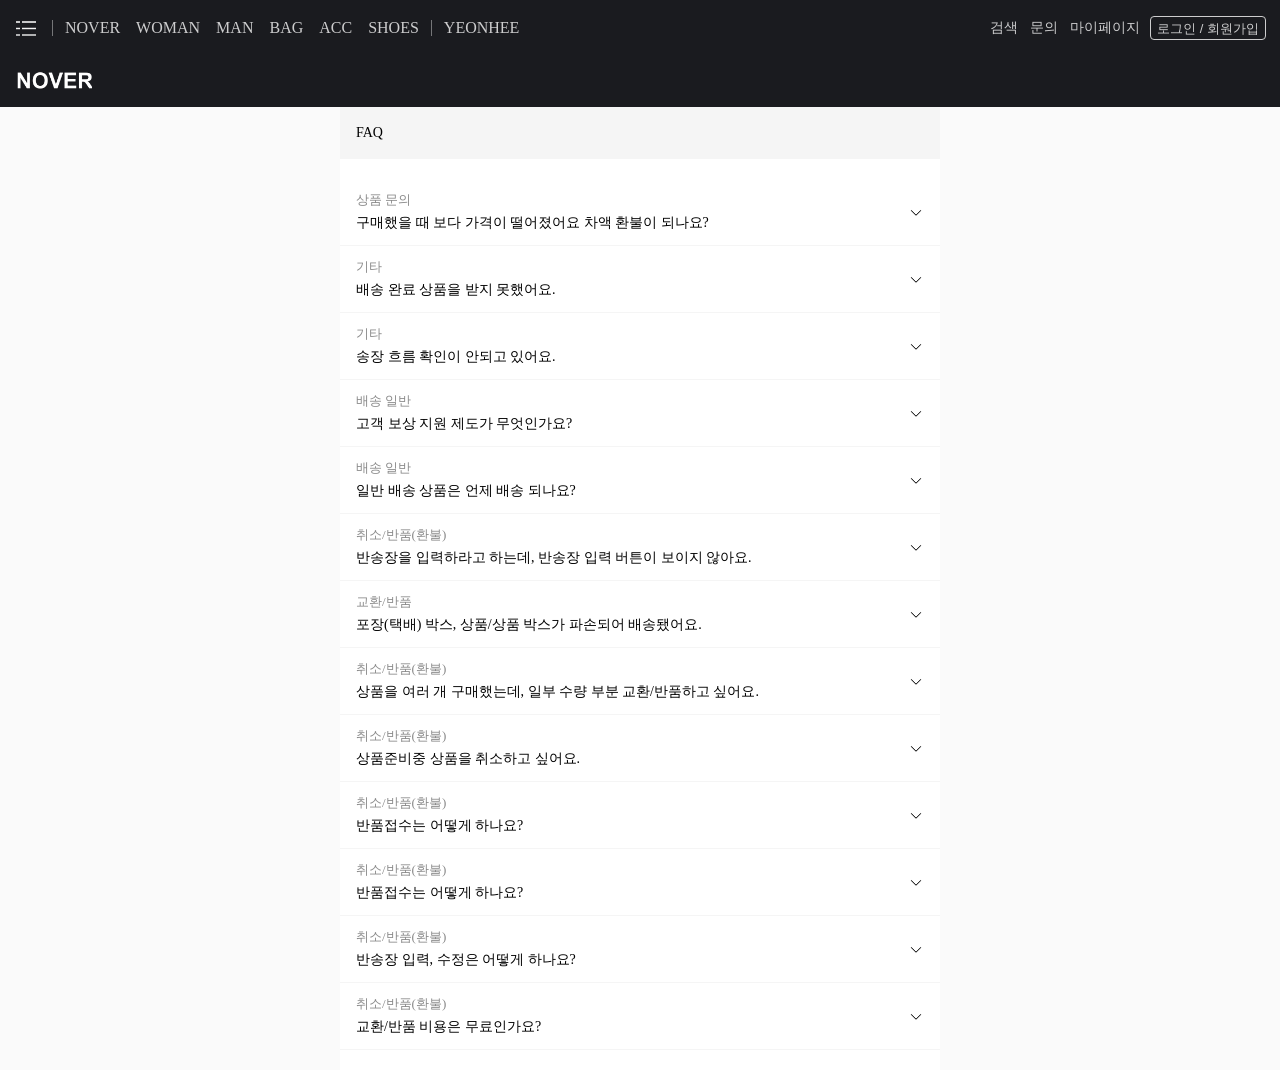
<file: pages/faq.html>
<!DOCTYPE html>
<html lang="ko">
  <head>
    <meta charset="UTF-8" />
    <meta
      name="viewport"
      content="width=device-width, initial-scale=1.0"
      maximum-scale="1.0,"
      user-scalable="no"
    />
    <meta property="og:image" content="./image/share-img.png" />
    <meta property="og:title" content="NOVER" />
    <meta
      property="og:description"
      content="무신사 클론을 기반으로 제작한 연습용 사이트 'NOVER'입니다."
    />
    <title>자주 묻는 질문 | NOVER</title>
    <script
      src="https://code.jquery.com/jquery-3.7.1.min.js"
      integrity="sha256-/JqT3SQfawRcv/BIHPThkBvs0OEvtFFmqPF/lYI/Cxo="
      crossorigin="anonymous"
    ></script>
    <link rel="stylesheet" href="../css/reset.css" />
    <link rel="stylesheet" href="../css/global.css" />
    <link rel="stylesheet" href="../css/header.css" />
    <link rel="stylesheet" href="../css/footer.css" />
    <link rel="stylesheet" href="../css/faq.css" />
    <link rel="icon" type="image/png" href="../image/logo/favicon.png" />
  </head>
  <body>
    <div class="faq-container">
      <div class="faq-inner-container">
        <!-- *** header *** -->
        <div data-include-path="header.html"></div>
        <div class="faq-inner-bg">
          <div class="faq-wrap">
            <h3>FAQ</h3>

            <div class="faq-list">
              <div class="faq-item">
                <div class="faq-title">
                  <div class="faq-title-left">
                    <p class="faq-cate">상품 문의</p>
                    <p class="faq-tit">
                      구매했을 때 보다 가격이 떨어졌어요 차액 환불이 되나요?
                    </p>
                  </div>
                  <button
                    type="button"
                    class="faq-controll-btn openBtn"
                  ></button>
                </div>
                <div class="faq-text">
                  <p>
                    상품 금액은 온라인 판매처 특성상 유동적으로 변동될 수 있어
                    차액 환불은 가능하지 않습니다.
                    <br /><br />
                    ※ 판매 가격 변동으로 인한 교환(반품) 신청 시 반품 배송비는
                    회원님 부담으로 진행됩니다. ※ 상품준비중인 경우 취소는
                    가능하지 않습니다.
                  </p>
                </div>
              </div>
              <div class="faq-item">
                <div class="faq-title">
                  <div class="faq-title-left">
                    <p class="faq-cate">기타</p>
                    <p class="faq-tit">배송 완료 상품을 받지 못했어요.</p>
                  </div>
                  <button
                    type="button"
                    class="faq-controll-btn openBtn"
                  ></button>
                </div>
                <div class="faq-text">
                  <p>
                    택배사 배송 완료 이후 상품을 받지 못했거나 분실되었다면 아래
                    내용을 확인하여 1:1문의로 남겨주세요.
                    <br /><br />
                    ■ 확인 요청 사항<br />
                    1. 상품이 배송 완료 상태인지 확인해 주세요.<br />
                    2. 상품 주문 시 입력한 수령지 정보를 확인해 주세요.<br />
                    3. 위탁 장소(소화전, 경비실 등)에 택배가 보관되어 있는지
                    확인해 주세요. <br />
                    4. 택배사로부터 배송 완료 문자 또는 전화를 받았는지 확인해
                    주세요. <br />
                    5. 상품이 분실로 확인될 경우 재배송 또는 환불 중 희망하는
                    처리 방법을 알려주세요.
                    <br /><br />
                    ※ 택배사 확인은 영업일 기준 1~2일 소요될 수 있습니다. <br />
                    ※ 확인 과정에서 상품 수령할 경우 고객센터 또는 1:1문의로
                    전달 바랍니다.
                  </p>
                </div>
              </div>
              <div class="faq-item">
                <div class="faq-title">
                  <div class="faq-title-left">
                    <p class="faq-cate">기타</p>
                    <p class="faq-tit">송장 흐름 확인이 안되고 있어요.</p>
                  </div>
                  <button
                    type="button"
                    class="faq-controll-btn openBtn"
                  ></button>
                </div>
                <div class="faq-text">
                  <p>
                    배송 상태 또는 배송 지연으로 송장 흐름이 늦게 확인될 수
                    있습니다. <br />
                    아래 내용을 확인해 주세요. <br />
                    <br />
                    ■ 해외 배송 상품 여부 확인 <br />
                    입력된 송장번호는 국내에 도착 시 발송되는 송장번호입니다.
                    국내 도착 후 송장 조회 가능하고 주문 후 실제 도착까지는
                    기간이 더 소요될 수 있습니다.
                    <br /><br />
                    ■ 배송 시작 후 평일 기준 1일 이내 <br />
                    상품이 택배사로 전달 되고 평일 기준 1일 뒤에 송장 흐름이
                    확인 됩니다.
                    <br /><br />
                    ■ 택배사 지연 <br />
                    택배사 물량이 많은 경우 송장 흐름 확인이 평일 기준 2일 ~ 3일
                    정도 소요될 수 있습니다.
                  </p>
                </div>
              </div>
              <div class="faq-item">
                <div class="faq-title">
                  <div class="faq-title-left">
                    <p class="faq-cate">배송 일반</p>
                    <p class="faq-tit">고객 보상 지원 제도가 무엇인가요?</p>
                  </div>
                  <button
                    type="button"
                    class="faq-controll-btn openBtn"
                  ></button>
                </div>
                <div class="faq-text">
                  <p>
                    무신사 스토어에서 주문 결제 후 품절로 상품을 받지 못하거나,
                    평일 기준으로 3일 이상 출고 지연되는 경우, <br />
                    무배당발 상품이 도착보장일보다 지연되는 경우에 자동으로 보상
                    적립금을 드리는 제도입니다.<br />
                    <br />
                    - 판매 금액 기준은 상품의 상세페이지 윗부분 가격 정보의
                    무신사 판매가 입니다.<br />
                    모바일(앱/웹) : 가격 클릭 시 가장 위의 비회원 판매 금액<br />
                    - 상품 별로 출고 일정이 다를 수 있으니 주문 상품의 각
                    상세페이지 상단의 '출고 정보'에서 확인해 주세요.<br />
                    - 출고지연은 출고 예정일 다음 날 오전 7시 이후 출고 시
                    해당됩니다.<br />
                    - 출고 지연 중 품절 취소 처리가 될 경우 보상 금액이 제일 큰
                    품절취소 보상 적립금으로만 지급됩니다.<br />
                    - 보상 적립금의 최대 지급 금액은 1만 5천 원 입니다.<br />
                    - 보상지원 적립금의 사용 기한은 30일(지급일 포함)입니다.<br />
                    - 교환 상품은 보상지원 제도 대상이 아닙니다.<br />
                    - 무배당발 상품은 천재지변 및 기타 불가항력적인 사유, 또는
                    고객 귀책 사유로 배송이 지연되는 경우에는 도착지연 보상
                    적립금이 지급되지 않습니다.<br />
                    <br />
                    ※ 무배당발 상품의 도착지연 일수는 영업일 수 기준으로
                    산정됩니다. <br />
                    ※ 무배당발 상품은 도착지연 발생 시 도착지연 보상 적립금만
                    지급되며, 출고지연 보상 적립금은 지급되지 않습니다.<br />
                    ※ 출고 예정일 이전, 출고 일정 변경 관련 알림톡 수신 후
                    동의/거절을 선택한 경우 보상 적립금 지원 대상에서
                    제외됩니다.
                  </p>
                </div>
              </div>
              <div class="faq-item">
                <div class="faq-title">
                  <div class="faq-title-left">
                    <p class="faq-cate">배송 일반</p>
                    <p class="faq-tit">일반 배송 상품은 언제 배송 되나요?</p>
                  </div>
                  <button
                    type="button"
                    class="faq-controll-btn openBtn"
                  ></button>
                </div>
                <div class="faq-text">
                  <p>
                    일반 배송 상품의 경우 평일 기준으로 발송되고 브랜드사마다
                    출고 일정은 다릅니다. <br />
                    출고 일정은 상세페이지 [출고 정보]에서 확인 가능합니다.
                    <br />
                    <br />
                    ※ 평일 기준 출고로 연휴 및 공휴일 제외됩니다. <br />
                    ※ 무신사스토어는 전 상품 100% 무료배송입니다. <br />
                    ※ 배송 지연 상품의 경우 상품명에 [지연] 아이콘이 표시됩니다.
                    <br />
                    ※ 출고 지연 발생 시에는 알림톡 또는 문자를 통해 회원님들께
                    안내를 드립니다.<br />
                    ※ 주문 시 배송 메모에 배송 희망 일자를 작성하셔도 해당일에
                    지정 배송은 어렵습니다.
                  </p>
                </div>
              </div>
              <div class="faq-item">
                <div class="faq-title">
                  <div class="faq-title-left">
                    <p class="faq-cate">취소/반품(환불)</p>
                    <p class="faq-tit">
                      반송장을 입력하라고 하는데, 반송장 입력 버튼이 보이지
                      않아요.
                    </p>
                  </div>
                  <button
                    type="button"
                    class="faq-controll-btn openBtn"
                  ></button>
                </div>
                <div class="faq-text">
                  <p>
                    교환/반품 요청 후 반송장 입력 버튼이 없는 경우는 브랜드에서
                    직접 반송장을 입력하는 경우입니다. <br />
                    반송장 미입력으로 접수가 철회되더라도 반품이 도착한 후 최초
                    요청하신 방안으로 주문 건이 처리됩니다.<br />
                    <br />
                    혹시라도, 반송장 번호를 알고 계시다면 1:1문의를 통해 반송장
                    번호를 남겨주시면 등록 도와드리겠습니다.<br />
                    <br />
                    ※ "직접 보냈어요"의 경우 반품 회수 후 반송장 입력해 주세요.
                  </p>
                </div>
              </div>
              <div class="faq-item">
                <div class="faq-title">
                  <div class="faq-title-left">
                    <p class="faq-cate">교환/반품</p>
                    <p class="faq-tit">
                      포장(택배) 박스, 상품/상품 박스가 파손되어 배송됐어요.
                    </p>
                  </div>
                  <button
                    type="button"
                    class="faq-controll-btn openBtn"
                  ></button>
                </div>
                <div class="faq-text">
                  <p>
                    받아보신 포장(택배) 박스 및 상품/상품 박스가 파손된 상태로
                    배송이 되었나요?<br />
                    아래 내용을 확인하여 1:1문의로 사진과 함께 남겨주세요.<br />
                    <br />
                    ■ 포장(택배) 박스 / 상품 박스 / 상품<br />
                    1. 전체 사진<br />
                    2. 파손된 부분의 사진<br />
                    3. 받아보신 상품이 포장(택배) 박스에 담긴 상태의 사진<br />
                    4. 송장이 정확하게 보이는 포장(택배) 박스 전체의 사진<br />
                    <br />
                    ※ 포장(택배) 박스, 제품 포장재, 상품 등을 받은 상태 그대로
                    보관해 주세요.<br />
                    ※ 받아보신 상태 그대로를 보관하지 않을 경우, 파손 사고 접수
                    확인이 어려울 수 있습니다.
                  </p>
                </div>
              </div>
              <div class="faq-item">
                <div class="faq-title">
                  <div class="faq-title-left">
                    <p class="faq-cate">취소/반품(환불)</p>
                    <p class="faq-tit">
                      상품을 여러 개 구매했는데, 일부 수량 부분 교환/반품하고
                      싶어요.
                    </p>
                  </div>
                  <button
                    type="button"
                    class="faq-controll-btn openBtn"
                  ></button>
                </div>
                <div class="faq-text">
                  <p>
                    ■ 한 번에 같은 상품 같은 옵션으로 여러 개 주문한 경우<br />
                    같은 상품 같은 옵션으로 여러 개 주문 후, 일부 수량만
                    교환/반품 가능합니다.<br />
                    배송 완료 후 교환/반품 요청하는 상품의 수량을 직접 선택하여
                    교환/반품 접수해 주세요.<br />
                    <br />
                    ※ 일부 수량만 교환/반품 접수 후, 추가로 교환/반품 접수를
                    원하실 경우 고객센터로 연락 주세요.<br />
                    ※ 상품 출고 전 일부 수량만 취소 또는 옵션 변경은 가능하지
                    않습니다.<br />
                    ※ 일부 수량 교환의 경우, 같은 옵션으로만 교환 가능합니다.<br />
                    <br />
                    ■ 한 번에 다른 상품 여러 개를 주문한 경우<br />
                    같은 브랜드 같은 상품을 여러 개 주문 후, 각각 취소 또는 상품
                    배송 완료 후 교환/반품 가능합니다.<br />
                    취소 또는 교환/반품 요청하는 상품을 직접 선택하여 교환/반품
                    접수해 주세요.<br />
                    <br />
                    ※ 같은 브랜드 상품은 묶음 포장으로 반품 가능합니다.<br />
                    <br />
                    ■ 교환/반품 접수 경로<br />
                    모바일(앱/웹): 마이 > 주문 내역 > 교환/반품 요청
                  </p>
                </div>
              </div>
              <div class="faq-item">
                <div class="faq-title">
                  <div class="faq-title-left">
                    <p class="faq-cate">취소/반품(환불)</p>
                    <p class="faq-tit">상품준비중 상품을 취소하고 싶어요.</p>
                  </div>
                  <button
                    type="button"
                    class="faq-controll-btn openBtn"
                  ></button>
                </div>
                <div class="faq-text">
                  <p>
                    상품준비중 상품은 아래와 같이 취소 요청이 가능합니다.<br />
                    <br />
                    ■ 상품준비중 취소<br />
                    모바일(앱/웹) : 마이 > 주문 내역 > 주문 취소 요청 버튼
                    클릭<br />
                    <br />
                    ※ 배송 준비가 완료된 경우 취소 요청이 거절될 수 있으며, 거절
                    시 알림톡이 발송됩니다.<br />
                    ※ 주문 제작 상품은 상품준비중 주문취소 대상에서
                    제외됩니다.<br />
                    ※ 주문취소 요청 철회 시 재 취소 요청은 가능하지 않습니다.<br />
                    ※ 상품에 따라 주문취소 요청 철회가 불가할 수 있습니다.
                  </p>
                </div>
              </div>
              <div class="faq-item">
                <div class="faq-title">
                  <div class="faq-title-left">
                    <p class="faq-cate">취소/반품(환불)</p>
                    <p class="faq-tit">반품접수는 어떻게 하나요?</p>
                  </div>
                  <button
                    type="button"
                    class="faq-controll-btn openBtn"
                  ></button>
                </div>
                <div class="faq-text">
                  <p>
                    교환(반품) 접수 시 선택했던 방법으로 회수 접수해 주세요.<br />
                    <br />
                    ■ 회수해 주세요<br />
                    무신사 자동회수 서비스로 택배기사가 요청한 회수지로 평일
                    기준 1일 ~ 3일 이내 방문합니다. <br />
                    ※ 방문 전 택배 기사분이 연락 후 방문 예정이며, 비대면으로
                    상품을 전달할 때는 반품 상자를 구분할 수 있도록 표시 후 회수
                    장소에 보관해 주세요.<br />
                    <br />
                    ■ 직접 보냈어요<br />
                    상품을 받은 택배사와 같은 택배사로 고객님께서 직접 회수
                    예약을 해주셔야 합니다.<br />
                    상품 회수 완료 시 반송장 정보를 입력해 주세요.<br />
                    <br />
                    ※ 계약된 택배사가 아닌 다른 택배사 이용 시 추가 비용 발생할
                    수 있고 2개 이상의 브랜드 반송 시, 각각 반송지로
                    보내주세요.<br />
                    ※ 안내서에 배송비 동봉 등에 대한 내용이 있더라도, 동봉하면
                    안 됩니다.
                  </p>
                </div>
              </div>
              <div class="faq-item">
                <div class="faq-title">
                  <div class="faq-title-left">
                    <p class="faq-cate">취소/반품(환불)</p>
                    <p class="faq-tit">반품접수는 어떻게 하나요?</p>
                  </div>
                  <button
                    type="button"
                    class="faq-controll-btn openBtn"
                  ></button>
                </div>
                <div class="faq-text">
                  <p>
                    교환(반품) 접수 시 선택했던 방법으로 회수 접수해 주세요.<br />
                    <br />
                    ■ 회수해 주세요<br />
                    무신사 자동회수 서비스로 택배기사가 요청한 회수지로 평일
                    기준 1일 ~ 3일 이내 방문합니다. <br />
                    ※ 방문 전 택배 기사분이 연락 후 방문 예정이며, 비대면으로
                    상품을 전달할 때는 반품 상자를 구분할 수 있도록 표시 후 회수
                    장소에 보관해 주세요.<br />
                    <br />
                    ■ 직접 보냈어요<br />
                    상품을 받은 택배사와 같은 택배사로 고객님께서 직접 회수
                    예약을 해주셔야 합니다.<br />
                    상품 회수 완료 시 반송장 정보를 입력해 주세요.<br />
                    <br />
                    ※ 계약된 택배사가 아닌 다른 택배사 이용 시 추가 비용 발생할
                    수 있고 2개 이상의 브랜드 반송 시, 각각 반송지로
                    보내주세요.<br />
                    ※ 안내서에 배송비 동봉 등에 대한 내용이 있더라도, 동봉하면
                    안 됩니다.
                  </p>
                </div>
              </div>
              <div class="faq-item">
                <div class="faq-title">
                  <div class="faq-title-left">
                    <p class="faq-cate">취소/반품(환불)</p>
                    <p class="faq-tit">반송장 입력, 수정은 어떻게 하나요?</p>
                  </div>
                  <button
                    type="button"
                    class="faq-controll-btn openBtn"
                  ></button>
                </div>
                <div class="faq-text">
                  <p>
                    교환 또는 반품 접수 시 "직접 보냈어요"로 회수방법을 선택한
                    경우 마이 > 취소/반품/교환 내역에서 반송장을 입력해 주셔야
                    빠른 처리가 가능합니다.<br />
                    <br />
                    ■ 반송장 입력 및 수정 경로 <br />
                    모바일(앱/웹) : 마이 > 취소/반품/교환 내역<br />
                    <br />
                    ■ 반송장 입력하기<br />
                    반송장 입력을 눌러 반품을 보낸 택배 업체와 송장 번호, 회수
                    날짜를 등록할 수 있습니다.<br />
                    <br />
                    ■ 반송장 수정하기<br />
                    반송장 수정을 선택 후 택배 업체, 송장 번호, 날짜를 변경 하면
                    수정됩니다.<br />
                    <br />
                    ※ "회수해 주세요"를 선택하여 회수한 경우에는 반송장을
                    입력하지않습니다. <br />
                    ※ 교환(반품) 요청 다음 날부터 9일 이내 입력을 하지 않거나
                    상품이 반품 주소지에 도착하지 않는 경우 회수는 취소되고 주문
                    상태는 구매 확정으로 변경됩니다.<br />
                  </p>
                </div>
              </div>
              <div class="faq-item">
                <div class="faq-title">
                  <div class="faq-title-left">
                    <p class="faq-cate">취소/반품(환불)</p>
                    <p class="faq-tit">교환/반품 비용은 무료인가요?</p>
                  </div>
                  <button
                    type="button"
                    class="faq-controll-btn openBtn"
                  ></button>
                </div>
                <div class="faq-text">
                  <p>
                    회원 사유의 반품 접수 시 교환/반품 배송비가 부과됩니다.<br />
                    배송비는 반품 접수 시 차감, 교환의 경우 결제해 주셔야 반품
                    접수가 정상적으로 완료됩니다.<br />
                    <br />
                    ■ 교환/반품 접수 시 주의 사항<br />
                    - 제주/도서산간지역의 경우 교환/반품 접수 시
                    제주/도서산간지역의 비용이 추가되어 배송비가 안내됩니다.<br />
                    - 제주/도서산간지역의 경우 교환/반품 접수 이후 회수 또는
                    교환 주소지 변경이 가능하지 않습니다.<br />
                    - 휴대전화 결제 또는 환불금액이 반품 배송비보다 적을 경우
                    반품 접수 시 배송비를 결제해 주셔야 합니다.<br />
                    - 안내서에 배송비 동봉 등에 대한 내용이 있더라도, 동봉하면
                    안 됩니다.<br />
                    - 해외 배송 상품일 경우 왕복 택배 비용 및 관세/통관 비용을
                    부담해 주셔야 합니다. <br />
                    - 브랜드 및 주문한 내용에 따라 반품 배송비는 상품 각각 청구
                    될 수 있고 계약된 택배사가 아닌 다른 택배사 이용 시
                    초과운임이 발생할 수 있습니다.<br />
                    - 브랜드의 계약된 택배사로 반품 신규 접수 시 초과운임이
                    발생되니 받으셨던 운송장 번호로 반품 접수해 주세요. <br />
                    - 반품비용은 상품별로 달라 주문 내역의 판매자 정보,
                    교환/반품 접수 페이지 또는 각 상품 페이지 하단 교환/반품
                    안내에서 확인 가능합니다.
                  </p>
                </div>
              </div>
            </div>
          </div>
        </div>
      </div>
    </div>
    <script src="../js/script.js"></script>
    <script src="../js/faq.js"></script>
    <script src="../js/header.js"></script>
  </body>
</html>
</file>
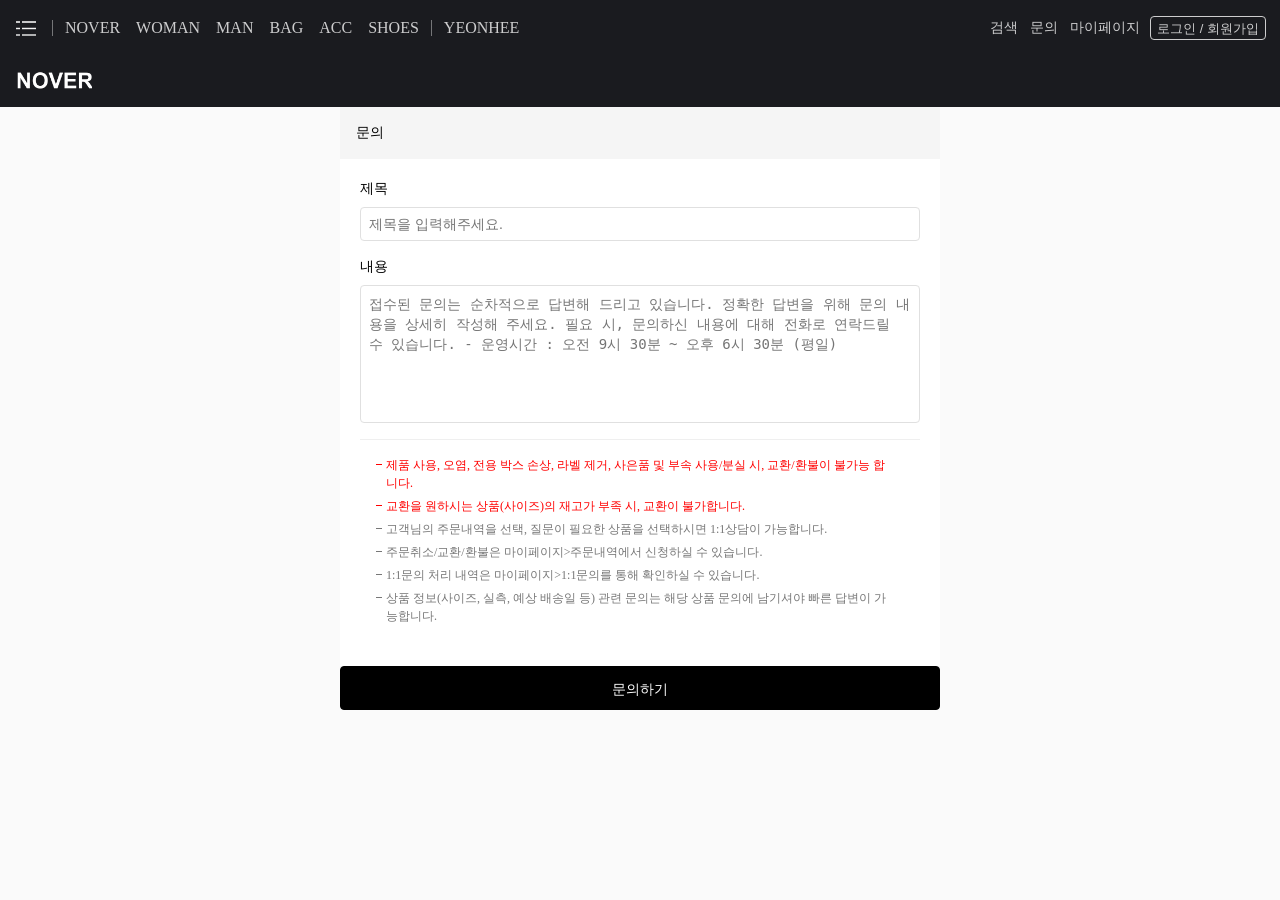
<file: pages/inquiry.html>
<!DOCTYPE html>
<html lang="ko">
  <head>
    <meta charset="UTF-8" />
    <meta
      name="viewport"
      content="width=device-width, initial-scale=1.0"
      maximum-scale="1.0,"
      user-scalable="no"
    />
    <meta property="og:image" content="./image/share-img.png" />
    <meta property="og:title" content="NOVER" />
    <meta
      property="og:description"
      content="무신사 클론을 기반으로 제작한 연습용 사이트 'NOVER'입니다."
    />
    <title>문의 | NOVER</title>
    <script
      src="https://code.jquery.com/jquery-3.7.1.min.js"
      integrity="sha256-/JqT3SQfawRcv/BIHPThkBvs0OEvtFFmqPF/lYI/Cxo="
      crossorigin="anonymous"
    ></script>
    <link rel="stylesheet" href="../css/reset.css" />
    <link rel="stylesheet" href="../css/global.css" />
    <link rel="stylesheet" href="../css/header.css" />
    <link rel="stylesheet" href="../css/footer.css" />
    <link rel="stylesheet" href="../css/inquiry.css" />
    <link rel="icon" type="image/png" href="../image/logo/favicon.png" />
  </head>
  <body>
    <div class="inquiry-container">
      <div class="inquiry-inner-container">
        <!-- *** header *** -->
        <div data-include-path="header.html"></div>
        <div class="inquiry-inner-bg">
          <div class="inquiry-wrap">
            <h3>문의</h3>

            <div class="inquiry-list">
              <div class="inquiry-item">
                <label> 제목 </label>
                <input type="text" placeholder="제목을 입력해주세요." />
              </div>

              <div class="inquiry-item">
                <label> 내용 </label>
                <textarea
                  rows="6"
                  placeholder="접수된 문의는 순차적으로 답변해 드리고 있습니다. 정확한 답변을 위해 문의 내용을 상세히 작성해 주세요. 필요 시, 문의하신 내용에 대해 전화로 연락드릴 수 있습니다. - 운영시간 : 오전 9시 30분 ~ 오후 6시 30분 (평일)"
                ></textarea>
              </div>

              <ul class="inquiry-ul">
                <li class="text-accent">
                  제품 사용, 오염, 전용 박스 손상, 라벨 제거, 사은품 및 부속
                  사용/분실 시, 교환/환불이 불가능 합니다.
                </li>
                <li class="text-accent">
                  교환을 원하시는 상품(사이즈)의 재고가 부족 시, 교환이
                  불가합니다.
                </li>
                <li>
                  고객님의 주문내역을 선택, 질문이 필요한 상품을 선택하시면
                  1:1상담이 가능합니다.
                </li>
                <li>
                  주문취소/교환/환불은 마이페이지>주문내역에서 신청하실 수
                  있습니다.
                </li>
                <li>
                  1:1문의 처리 내역은 마이페이지>1:1문의를 통해 확인하실 수
                  있습니다.
                </li>
                <li>
                  상품 정보(사이즈, 실측, 예상 배송일 등) 관련 문의는 해당 상품
                  문의에 남기셔야 빠른 답변이 가능합니다.
                </li>
              </ul>
            </div>

            <button type="button" class="inquiry-btn">문의하기</button>
          </div>
        </div>
      </div>
    </div>
    <script src="../js/script.js"></script>
    <script src="../js/header.js"></script>
  </body>
</html>
</file>
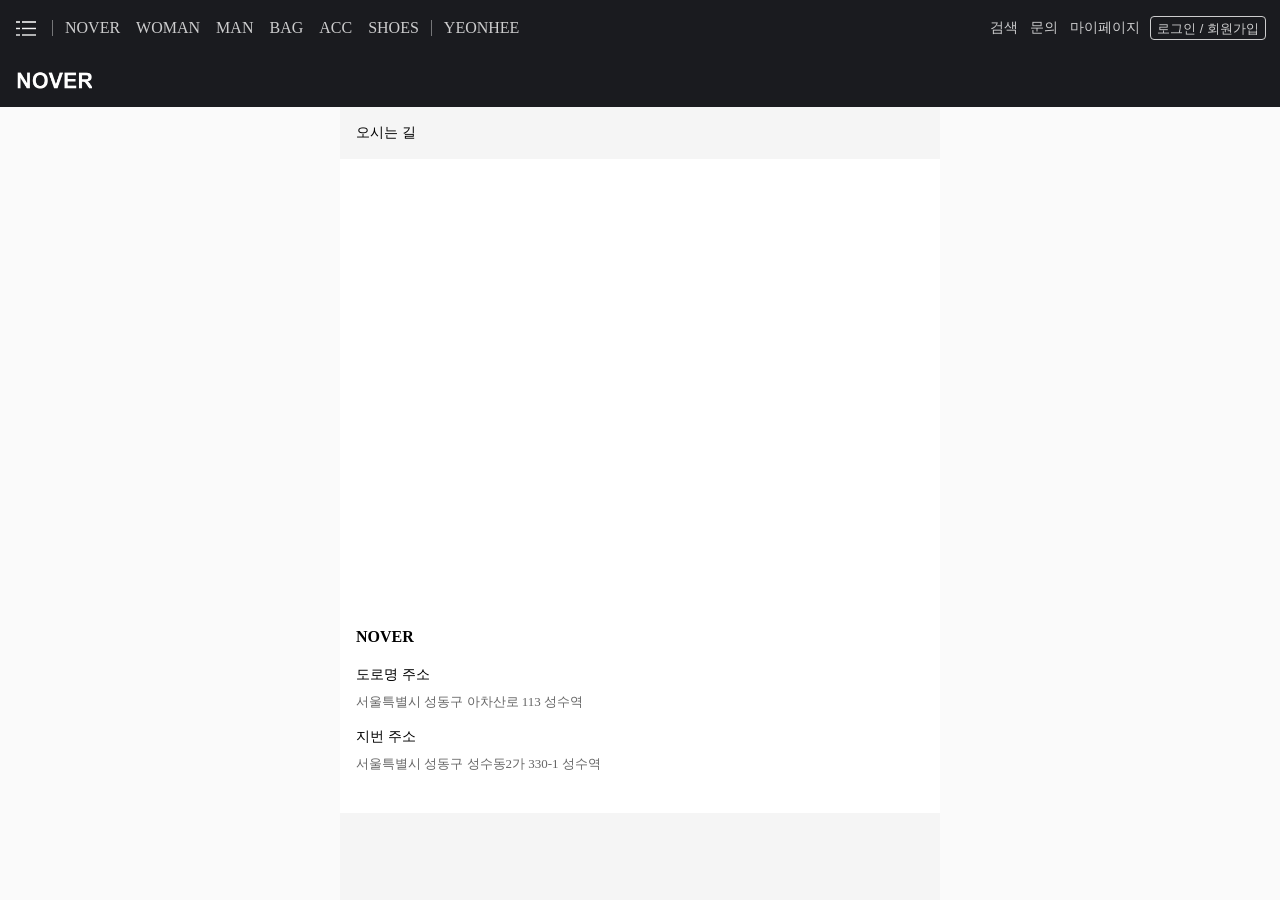
<file: pages/location-info.html>
<!DOCTYPE html>
<html lang="ko">
  <head>
    <meta charset="UTF-8" />
    <meta
      name="viewport"
      content="width=device-width, initial-scale=1.0"
      maximum-scale="1.0,"
      user-scalable="no"
    />
    <meta property="og:image" content="./image/share-img.png" />
    <meta property="og:title" content="NOVER" />
    <meta
      property="og:description"
      content="무신사 클론을 기반으로 제작한 연습용 사이트 'NOVER'입니다."
    />
    <title>오시는 길 | NOVER</title>
    <script
      src="https://code.jquery.com/jquery-3.7.1.min.js"
      integrity="sha256-/JqT3SQfawRcv/BIHPThkBvs0OEvtFFmqPF/lYI/Cxo="
      crossorigin="anonymous"
    ></script>
    <link rel="stylesheet" href="../css/reset.css" />
    <link rel="stylesheet" href="../css/global.css" />
    <link rel="stylesheet" href="../css/header.css" />
    <link rel="stylesheet" href="../css/footer.css" />
    <link rel="stylesheet" href="../css/location-info.css" />
    <link rel="icon" type="image/png" href="../image/logo/favicon.png" />
  </head>
  <body>
    <div class="location-container">
      <div class="location-inner-container">
        <!-- *** header *** -->
        <div data-include-path="header.html"></div>
        <!-- 회사명/지도/주소 -->
        <div class="location-inner-bg">
          <div class="location-wrap">
            <h3>오시는 길</h3>
            <div class="location-map">
              <iframe
                src="https://www.google.com/maps/embed?pb=!1m18!1m12!1m3!1d25307.56313961805!2d127.0178651743164!3d37.54456900000003!2m3!1f0!2f0!3f0!3m2!1i1024!2i768!4f13.1!3m3!1m2!1s0x357ca496824c9021%3A0x432b225aa583cf29!2z7ISx7IiY7Jet!5e0!3m2!1sko!2skr!4v1755565486664!5m2!1sko!2skr"
                width="600"
                height="400"
                style="border: 0"
                allowfullscreen=""
                loading="lazy"
                referrerpolicy="no-referrer-when-downgrade"
              ></iframe>
            </div>
            <div class="location-address">
              <p class="add-maintit">NOVER</p>
              <p class="add-tit">도로명 주소</p>
              <p class="add-txt">서울특별시 성동구 아차산로 113 성수역</p>
              <br />
              <p class="add-tit">지번 주소</p>
              <p class="add-txt">서울특별시 성동구 성수동2가 330-1 성수역</p>
            </div>
          </div>
        </div>
      </div>
    </div>

    <script src="../js/script.js"></script>
    <script src="../js/header.js"></script>
  </body>
</html>
</file>
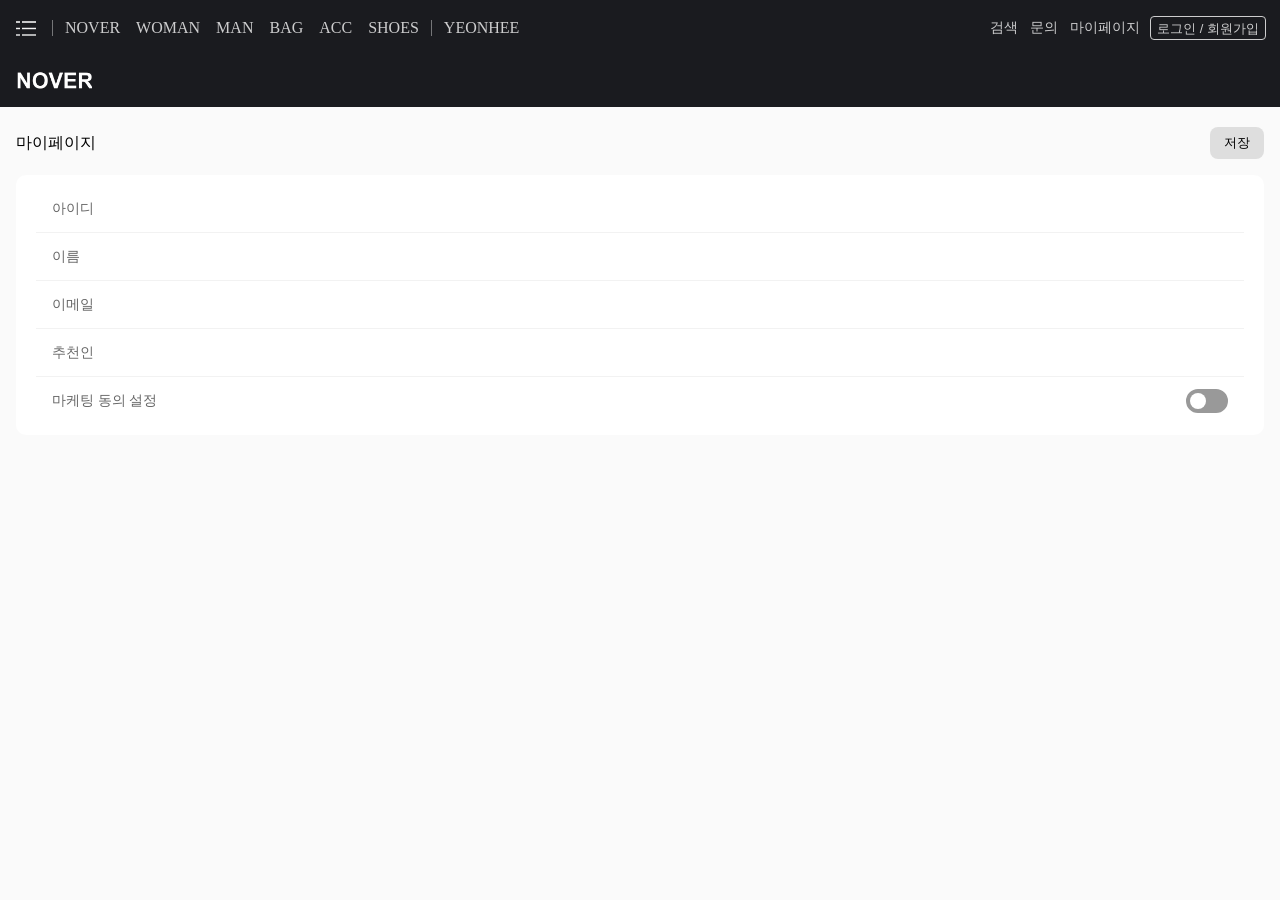
<file: pages/mypage.html>
<!DOCTYPE html>
<html lang="ko">
  <head>
    <meta charset="UTF-8" />
    <meta
      name="viewport"
      content="width=device-width, initial-scale=1.0"
      maximum-scale="1.0,"
      user-scalable="no"
    />
    <meta property="og:image" content="./image/share-img.png" />
    <meta property="og:title" content="NOVER" />
    <meta
      property="og:description"
      content="무신사 클론을 기반으로 제작한 연습용 사이트 'NOVER'입니다."
    />
    <title>마이페이지 | NOVER</title>
    <script
      src="https://code.jquery.com/jquery-3.7.1.min.js"
      integrity="sha256-/JqT3SQfawRcv/BIHPThkBvs0OEvtFFmqPF/lYI/Cxo="
      crossorigin="anonymous"
    ></script>
    <link rel="stylesheet" href="../css/reset.css" />
    <link rel="stylesheet" href="../css/global.css" />
    <link rel="stylesheet" href="../css/header.css" />
    <link rel="stylesheet" href="../css/mypage.css" />
    <link rel="icon" type="image/png" href="../image/logo/favicon.png" />
  </head>
  <body>
    <div class="mypage-container">
      <div class="mypage-inner-container">
        <!-- *** header *** -->
        <div data-include-path="header.html"></div>

        <div class="mypage-inner-bg">
          <div class="mypage-tit">
            <h3>마이페이지</h3>
            <button type="button" class="save-btn" id="saveMypage">저장</button>
          </div>
          <div class="mypage-wrap">
            <ul class="mypage-list">
              <li class="mypage-item">
                <p class="mypage-item-tit">아이디</p>
                <p class="mypage-item-txt" id="myId"></p>
              </li>
              <li class="mypage-item">
                <p class="mypage-item-tit">이름</p>
                <p class="mypage-item-txt" id="myName"></p>
              </li>
              <li class="mypage-item">
                <p class="mypage-item-tit">이메일</p>
                <p class="mypage-item-txt" id="myEmail"></p>
              </li>
              <li class="mypage-item">
                <p class="mypage-item-tit">추천인</p>
                <p class="mypage-item-txt" id="myRecommender"></p>
              </li>
              <li class="mypage-item">
                <p class="mypage-item-tit">마케팅 동의 설정</p>
                <input
                  class="mypage-item-toggle"
                  role="switch"
                  type="checkbox"
                  id="myMarketing"
                />
              </li>
            </ul>
          </div>
        </div>
      </div>
    </div>

    <script src="../js/script.js"></script>
    <script src="../js/mypage.js"></script>
    <script src="../js/header.js"></script>
  </body>
</html>
</file>
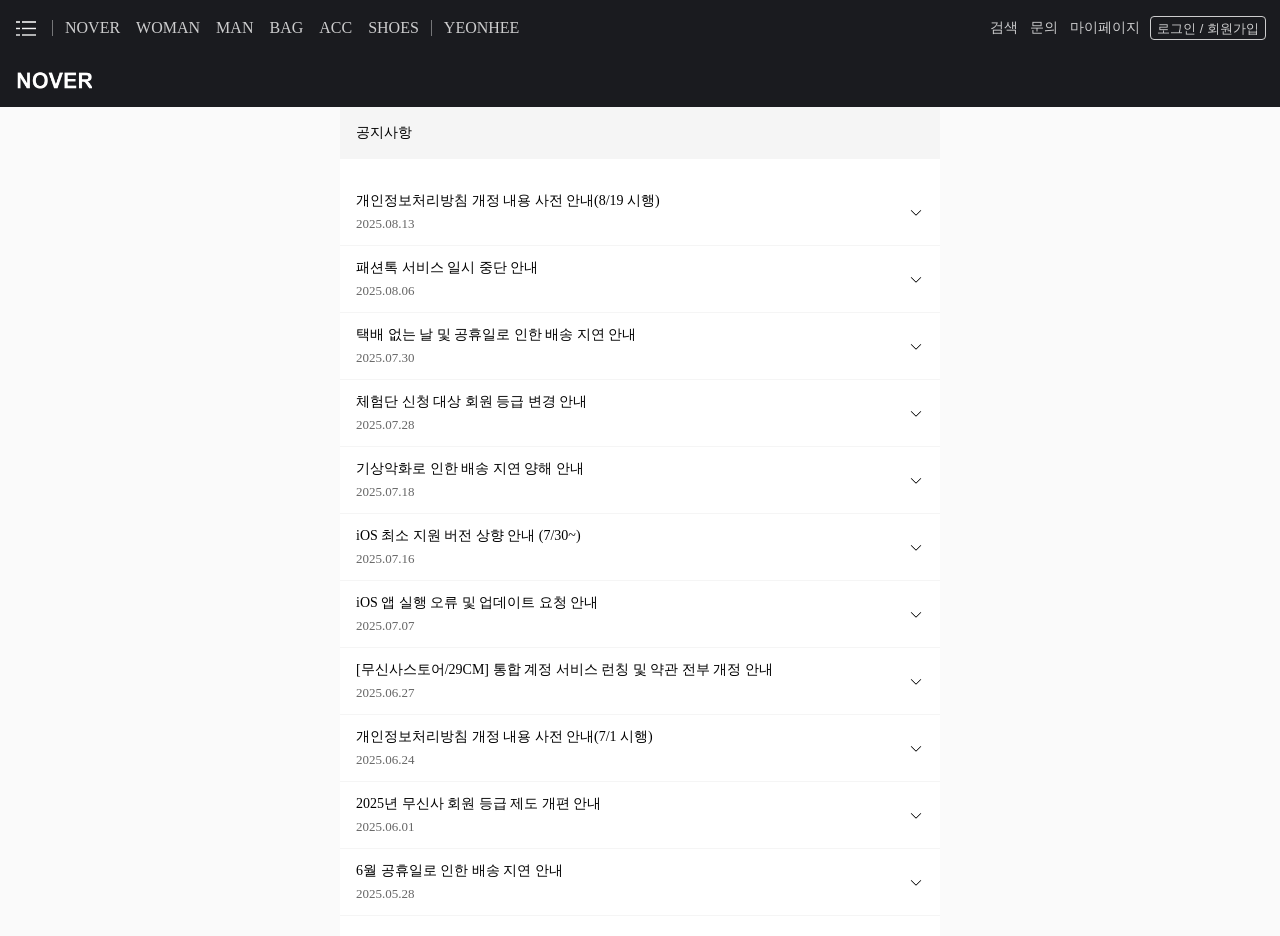
<file: pages/notice.html>
<!DOCTYPE html>
<html lang="ko">
  <head>
    <meta charset="UTF-8" />
    <meta
      name="viewport"
      content="width=device-width, initial-scale=1.0"
      maximum-scale="1.0,"
      user-scalable="no"
    />
    <meta property="og:image" content="./image/share-img.png" />
    <meta property="og:title" content="NOVER" />
    <meta
      property="og:description"
      content="무신사 클론을 기반으로 제작한 연습용 사이트 'NOVER'입니다."
    />
    <title>공지사항 | NOVER</title>
    <script
      src="https://code.jquery.com/jquery-3.7.1.min.js"
      integrity="sha256-/JqT3SQfawRcv/BIHPThkBvs0OEvtFFmqPF/lYI/Cxo="
      crossorigin="anonymous"
    ></script>
    <link rel="stylesheet" href="../css/reset.css" />
    <link rel="stylesheet" href="../css/global.css" />
    <link rel="stylesheet" href="../css/header.css" />
    <link rel="stylesheet" href="../css/footer.css" />
    <link rel="stylesheet" href="../css/notice.css" />
    <link rel="icon" type="image/png" href="../image/logo/favicon.png" />
  </head>
  <body>
    <div class="notice-container">
      <div class="notice-inner-container">
        <!-- *** header *** -->
        <div data-include-path="header.html"></div>
        <div class="notice-inner-bg">
          <div class="notice-wrap">
            <h3>공지사항</h3>

            <div class="notice-list">
              <div class="notice-item">
                <div class="notice-title">
                  <div class="notice-title-left">
                    <p class="notice-tit">
                      개인정보처리방침 개정 내용 사전 안내(8/19 시행)
                    </p>
                    <p class="notice-date">2025.08.13</p>
                  </div>
                  <button
                    type="button"
                    class="notice-control-btn openBtn"
                  ></button>
                </div>
                <div class="notice-text">
                  <p>
                    안녕하세요. 무신사 스토어(이하, 무신사)입니다.<br />
                    8/19(화)부터 '개인정보처리방침'이 일부 변경될 예정입니다.<br />
                    무신사는 회원님의 개인정보를 안전하게 활용하고 보호하기 위한
                    노력과 관련 법규 준수에 최선을 다하고 있습니다.
                    <br /><br />
                    ■ 주요 개정 내용<br />
                    <br />
                    1.1 회원<br />
                    - 서비스 및 판매 상품에 대한 상담 및 민원 사무 처리 내용
                    현행화<br />
                    - 무신사 투데이 멤버 선정 및 공지사항 전달 내용 추가<br />
                    - 무신사 유즈드 서비스 내용 추가<br />
                    <br />
                    4. 개인정보의 처리 위탁<br />
                    - SMS 및 카카오 비즈 메시지, 이메일 발송 수탁자 현행화<br />
                    <br />

                    9. 개인정보 자동 수집 장치의 설치·운영 및 거부방법<br />
                    - 웹 브라우저, 모바일 브라우저 쿠키 허용/차단 방법 현행화<br />
                    <br />

                    10.2 행태정보의 통제권 행사 및 권익침해 구제 방법<br />
                    - 웹 브라우저를 통한 맞춤형 광고 차단/허용 방법 현행화<br />
                    <br />

                    ■ 시행 일정: 2025 년 8 월 19 일(개인정보처리방침 개정
                    공지일: 2025 년 8 월 13 일)
                    <br /><br />
                    정부의 정책 및 정보보호 유관 법령 또는 보안 기술의 변경에
                    따라 '개인정보처리방침'의 내용이 추가/수정/삭제될 경우,
                    공지사항을 통해 알려드리겠습니다.<br />
                    감사합니다.
                  </p>
                </div>
              </div>
              <div class="notice-item">
                <div class="notice-title">
                  <div class="notice-title-left">
                    <p class="notice-tit">패션톡 서비스 일시 중단 안내</p>
                    <p class="notice-date">2025.08.06</p>
                  </div>
                  <button
                    type="button"
                    class="notice-control-btn openBtn"
                  ></button>
                </div>
                <div class="notice-text">
                  <p>
                    안녕하세요. 무신사입니다.<br />
                    무신사를 이용해 주시는 회원분들께 더욱 편리한 커뮤니티
                    환경을 조성해 드리고자<br />
                    패션톡 서비스를 잠시 중단하고 재정비하는 시간을 가지려
                    합니다.<br /><br />

                    ■ 패션톡: SNAP 내에서 패션과 관련된 질문을 올리고, 다른
                    회원이나 브랜드가 답변을 남길 수 있는 Q&A형 커뮤니티 서비스
                    <br /><br />
                    ■ 서비스 중단 일시: 2025년 8월 12일(화) 오전 11시<br />
                    <br />
                    ■ 주요 변경 사항<br />
                    - 패션톡 메뉴 미노출 (콘텐츠 열람 및 작성 불가)<br />
                    - 패션톡 내 [적립금 걸기] 기능 사용 중단<br />
                    <br />
                    ※ 적립금이 걸린 기존 게시글의 댓글은 서비스 중단 전까지
                    반드시 채택해 주세요.<br />
                    ※ 기한 내 미채택된 적립금은 자동 취소됩니다.<br />
                    ※ 스냅 서비스는 기존과 동일하게 이용 가능합니다.<br />
                    <br />
                    무신사는 앞으로도 더 나은 커뮤니티 서비스를 제공할 수 있도록
                    최선을 다하겠습니다.<br />
                    감사합니다.
                  </p>
                </div>
              </div>
              <div class="notice-item">
                <div class="notice-title">
                  <div class="notice-title-left">
                    <p class="notice-tit">
                      택배 없는 날 및 공휴일로 인한 배송 지연 안내
                    </p>
                    <p class="notice-date">2025.07.30</p>
                  </div>
                  <button
                    type="button"
                    class="notice-control-btn openBtn"
                  ></button>
                </div>
                <div class="notice-text">
                  <p>
                    안녕하세요. 무신사입니다.<br />
                    <br />
                    8/14(수) '택배 없는 날'과 8/15(목) '광복절 공휴일'로 인하여
                    배송이 다소 지연될 예정입니다.<br />
                    <br />
                    ※'택배 없는 날'이란?<br />
                    전국의 택배기사님들이 동시에 업무를 하루 쉬는 날입니다.<br />
                    택배기사님들의 휴식을 보장하기 위해, 고용노동부와
                    택배사업자들의 합의를 거쳐 2020년부터 매년 8월 14일을 휴일로
                    지정해 시행하고 있습니다.<br />
                    <br />
                    ■ 택배 휴무일<br />
                    - 2025년 8월 14일(목)부터 - 2025년 8월17일(일)까지<br />
                    <br />
                    8/18(월)부터 순차적으로 배송을 진행합니다.<br />
                    다만, 택배 휴무일 동안 몰린 물량 급증으로 인하여 배송이 좀
                    더 지연될 수 있습니다.<br />
                    *정상 배송 일정은 택배사마다 다소 차이가 있을 수
                    있습니다.<br />
                    <br />
                    무더위 속 택배기사님들의 노력과 수고에 감사의 마음을
                    전합니다.<br />
                    주문한 상품의 배송이 다소 지연되더라도 회원님들의 양해와
                    이해를 부탁드립니다.<br />
                    <br />
                    감사합니다.
                  </p>
                </div>
              </div>
              <div class="notice-item">
                <div class="notice-title">
                  <div class="notice-title-left">
                    <p class="notice-tit">
                      체험단 신청 대상 회원 등급 변경 안내
                    </p>
                    <p class="notice-date">2025.07.28</p>
                  </div>
                  <button
                    type="button"
                    class="notice-control-btn openBtn"
                  ></button>
                </div>
                <div class="notice-text">
                  <p>
                    안녕하세요. 무신사입니다.<br />
                    2025년 8월 5일(화)부터 체험단 신청 대상 회원 등급이 변경될
                    예정으로, 이에 대한 사전 안내를 드립니다.<br />
                    <br />
                    ■ 변경일시: 2025년 8월 5일(화)부터<br />
                    <br />
                    ■ 변경사항<br />
                    - 기존: 무신사 전체 회원 체험단 신청 및 당첨 가능<br />
                    - 변경: LV.2 프렌즈 등급 이상인 회원에 한해 체험단 신청 및
                    당첨 가능<br />
                    <br />
                    본 변경사항은 8월 5일 모집이 시작되는 체험단부터
                    적용되며,<br />
                    8월 5일 이전에 모집이 시작되어 현재 운영 중인 체험단은
                    기존과 동일하게 전체 회원을 대상으로 신청 및 당첨이
                    진행됩니다.<br />
                    <br />
                    무신사는 항상 고객님의 소중한 의견을 바탕으로 더 나은
                    서비스를 제공하기 위해 노력하겠습니다.<br />
                    앞으로도 지속적인 서비스 이용과 관심 부탁드립니다.<br />
                    <br />
                    감사합니다.
                  </p>
                </div>
              </div>
              <div class="notice-item">
                <div class="notice-title">
                  <div class="notice-title-left">
                    <p class="notice-tit">
                      기상악화로 인한 배송 지연 양해 안내
                    </p>
                    <p class="notice-date">2025.07.18</p>
                  </div>
                  <button
                    type="button"
                    class="notice-control-btn openBtn"
                  ></button>
                </div>
                <div class="notice-text">
                  <p>
                    안녕하세요. 무신사입니다.<br />
                    <br />
                    먼저, 저희 서비스를 이용해 주시는 회원님께 진심으로
                    감사드립니다.<br />
                    전국적으로 많은 비가 내리면서 일부 지역에서 배송 지연이
                    발생할 수 있어 아래과 같이 안내드립니다.<br />
                    <br />
                    ■ 택배사별 배송 지연 지역<br />
                    ※ 기상 상황에 따라 지연 지역이 변경될 수 있습니다.<br />
                    <br />
                    회원님의 너른 양해 부탁드리며, 안전한 배송이 될 수 있도록
                    최선을 다하겠습니다.<br />
                    감사합니다.
                  </p>
                </div>
              </div>
              <div class="notice-item">
                <div class="notice-title">
                  <div class="notice-title-left">
                    <p class="notice-tit">
                      iOS 최소 지원 버전 상향 안내 (7/30~)
                    </p>
                    <p class="notice-date">2025.07.16</p>
                  </div>
                  <button
                    type="button"
                    class="notice-control-btn openBtn"
                  ></button>
                </div>
                <div class="notice-text">
                  <p>
                    안녕하세요, 무신사입니다.<br />
                    <br />
                    무신사 앱의 iOS 최소 지원 버전을 상향 조정하게 되어 사전
                    안내해 드립니다.<br />
                    <br />
                    더 나은 사용자 경험과 안정적인 서비스를 제공하고,<br />
                    높은 보안 수준을 유지하기 위함이니 너그러운 양해
                    부탁드립니다.<br />
                    <br />
                    ■ 변경 일정: 2025년 7월 30일부터<br />
                    ■ 변경 내용: iOS 최소 지원 버전 상향<br />
                    - 기존: iOS 14 이상<br />
                    - 변경: iOS 15.1 이상<br />
                    <br />
                    원활한 무신사 앱 이용을 위해 iOS 14 이하 버전을 사용 중일
                    경우,<br />
                    변경 예정인 iOS 15.1 이상 버전으로 업데이트 후 이용
                    부탁드립니다.<br />
                    <br />
                    iOS 업데이트가 지원되지 않는 기기를 사용중인 경우, 모바일
                    웹으로 서비스 이용이 가능합니다.<br />
                    <br />
                    앞으로도 안전하고 즐거운 쇼핑을 경험하실 수 있도록 최선을
                    다하겠습니다.<br />
                    <br />
                    감사합니다.
                  </p>
                </div>
              </div>
              <div class="notice-item">
                <div class="notice-title">
                  <div class="notice-title-left">
                    <p class="notice-tit">
                      iOS 앱 실행 오류 및 업데이트 요청 안내
                    </p>
                    <p class="notice-date">2025.07.07</p>
                  </div>
                  <button
                    type="button"
                    class="notice-control-btn openBtn"
                  ></button>
                </div>
                <div class="notice-text">
                  <p>
                    안녕하세요, 무신사입니다.<br />
                    <br />
                    현재 iOS 기기를 사용하시는 일부 회원님들께서 무신사 스토어
                    앱 실행 시, 초기 화면에서 멈추는(무한 로딩) 현상을 경험하고
                    계신 것으로 확인되어 안내해 드립니다.<br />
                    <br />
                    이번 오류는 특정 광고 차단 앱 사용 시 외부 서비스와의 연결이
                    차단되면서 발생한 것으로, 해당 문제를 수정한 최신 버전(Ver.
                    4.38.3)이 현재 앱스토어에 배포 완료되었습니다.<br />
                    앱 실행이 원활하지 않으신 경우, 아래 안내에 따라 최신
                    버전으로 재설치해주시기 바랍니다.<br />
                    <br />
                    ■ 무신사 스토어 재설치 방법<br />
                    1. 기존 무신사 스토어 앱 삭제<br />
                    2. App Store 접속<br />
                    3. '무신사' 검색 후 다운로드<br />
                    4. 다운로드 완료 후 무신사 스토어 앱 재실행<br />
                    <br />
                    ※ 정확한 문제 해결을 위해 기존 앱을 삭제하신 후 새로
                    다운로드하시는 것을 권장합니다.<br />
                    ※ 업데이트 후에도 문제가 지속될 경우, 고객센터로 문의
                    부탁드립니다.<br />
                    <br />
                    서비스 이용에 불편을 드려 대단히 죄송합니다.<br />
                    정기적인 시스템 점검을 통해 안정적인 서비스를 제공할 수
                    있도록 노력하겠습니다.<br />
                    <br />
                    감사합니다.
                  </p>
                </div>
              </div>
              <div class="notice-item">
                <div class="notice-title">
                  <div class="notice-title-left">
                    <p class="notice-tit">
                      [무신사스토어/29CM] 통합 계정 서비스 런칭 및 약관 전부
                      개정 안내
                    </p>
                    <p class="notice-date">2025.06.27</p>
                  </div>
                  <button
                    type="button"
                    class="notice-control-btn openBtn"
                  ></button>
                </div>
                <div class="notice-text">
                  <p>
                    안녕하세요. 주식회사 무신사입니다. <br />
                    무신사스토어/29CM를 사랑해주시는 고객 여러분께 감사의 말씀을
                    드립니다.<br />
                    <br />
                    당사가 운영하는 무신사스토어 및 29CM 각 쇼핑몰의 연동성을
                    강화하여 통합 로그인 등 고객님들의 서비스 이용 편의를
                    제고하고자 각 쇼핑몰별 회원 제도를 통합 회원 체계로 전환하고
                    계정을 통합하는 통합 계정 서비스와 개인간 거래(C2C)를
                    지원하는 무신사 유즈드 서비스를 도입하고, 공연, 전시 등 티켓
                    예매 관련 서비스를 개선함에 따라, 2025년 7월 29일 부로
                    무신사 서비스 이용약관이 전부 개정될 예정임을 사전 안내
                    드립니다.
                    <br /><br />
                    [통합 계정 서비스 등 도입 일자 및 개정 일정]<br />
                    - 공지 기간 : 2025년 6월 27일 ~ 2025년 7월 28일<br />
                    - 개정 약관 시행일 : 2025년 7월 29일*<br />
                    - 통합 계정 서비스 도입일 : 2025년 8월 11일*<br />
                    <br />
                    * 사용자 안내를 위하여 이용약관 개정은 서비스 도입에 앞서
                    이뤄지므로, 실제 서비스 도입 시점은 약관 개정 시행 시점보다
                    늦어질 수 있습니다.<br />
                    * 회사의 경영상 판단에 따라 이용자별 통합 계정 서비스 실제
                    적용은 점진적, 순차적으로 이뤄질 예정이므로 개별 이용자의
                    통합 계정 서비스 적용 시점은 위 도입일보다 늦어질 수
                    있습니다.<br />
                    <br />
                    [개정 및 변경 사항 개요] <br />
                    - 고객님께서 보유하신 무신사스토어 계정과 29CM 계정을 하나로
                    일원화하여, 더욱 편리하고 효율적으로 서비스를 제공하고자
                    통합 계정 서비스를 도입하며 이에 따른 회원 및 당사 간의
                    변화하는 법률관계를 명확히 반영합니다.<br />
                    - 패션 중고상품을 개인간 거래(C2C)할 수 있는 리커머스
                    서비스인 무신사 유즈드(MUSINSA USED) 론칭을 위해, 동
                    서비스를 이용하는 유즈드 판매자, 구매자 및 당사 간의 권리,
                    의무를 명확히 규정합니다.<br />
                    - 공연, 전시 등에 참석, 입장할 수 있는 티켓(입장권) 예매
                    서비스를 개선함에 따라 티켓 예매와 관련한 구매자 및 당사
                    간의 권리, 의무 관계를 정합니다.<br />
                    - 제반 용어 및 표현을 수정합니다.
                    <br /><br />

                    [통합 계정 서비스 주요 내용]<br />
                    - 무신사스토어, 29CM 플랫폼 모두 하나의 계정 (ID, 이메일,
                    소셜 로그인 등)으로 로그인 할 수 있으며, 무신사머니를 함께
                    사용할 수 있습니다.<br />
                    - 단, 무신사스토어 및 29CM 별 혜택 제도(등급제도, 적립금,
                    마일리지 등)는 개별적으로 운영됩니다. <br />
                    - 29CM 플랫폼 이용자분들께서 통합 계정 서비스로의 전환을
                    원치 않으실 경우, 아래 적용절차에서 설명드리는 바와 같이
                    일정한 유예기간 동안 전환 없이 계속 사용 가능합니다.<br />
                    - 각 플랫폼 간 회원정보 (휴대폰번호, 이메일, 배송지 등)는
                    유지되며 변경되지 않습니다.<br />
                    <br />
                    [전부 개정 약관의 적용 절차] <br />
                    1. 무신사스토어에만 가입하신 고객 또는 무신사스토어, 29CM
                    모두 가입하신 고객 <br />
                    : 기존 무신사스토어 이용약관이 통합 서비스 이용약관으로 전부
                    개정됩니다.<br />
                    따라서, 전부 개정된 통합 서비스 이용약관에 동의하지 않으실
                    경우, 이용계약을 해지(회원 탈퇴)하실 수 있으며, 위 개정
                    일정에 따른 기간 동안 별도의 거부의사를 표시하지 않으실
                    경우, 금번 약관 전부 개정에 동의하신 것으로 보아 약관
                    시행일로부터 개정된 통합 서비스 이용약관이 적용됩니다.
                    <br />
                    <br />
                    2. 29CM에만 가입하신 고객<br />
                    : 기존 29CM 이용약관이 전부 개정된 통합 서비스 이용약관으로
                    새롭게 적용됩니다.<br />
                    따라서, 기존 무신사스토어 이용약관에 동의한 이력이 없고
                    29CM에만 가입하신 고객님은 통합 서비스 배포 이후 일정한 기한
                    내에 29CM 로그인 시 통합 서비스 이용약관 적용에 동의해
                    주셔야 통합 서비스를 이용하실 수 있습니다. <br />
                    통합 서비스 전환에 따른 유예기간은 회사가 별도로 정하여 공지
                    또는 통지할 예정이며, 유예기간 내 통합 서비스 이용약관
                    적용에 동의하지 않으실 경우 부득이 서비스 이용이 제한될 수
                    있는 점 유의하여 주시기 바랍니다.<br />
                    <br />
                    금번 약관 전부 개정 및 관련 서비스 신설, 변경 등과 관련하여
                    궁금한 점이나 문의 사항이 있으실 경우, 언제든지 아래의
                    연락처로 연락하여 주시기 바랍니다. <br />
                    - 고객센터 연락처 : 1544-7199<br />
                    - 고객센터 이메일 : cs@musinsa.com<br />
                    <br />
                    당사는 앞으로도 더욱 발전된 서비스와 고객 만족을 위해 최선을
                    다하겠습니다.<br />
                    감사합니다.<br />
                    <br />
                    주식회사 무신사
                  </p>
                </div>
              </div>
              <div class="notice-item">
                <div class="notice-title">
                  <div class="notice-title-left">
                    <p class="notice-tit">
                      개인정보처리방침 개정 내용 사전 안내(7/1 시행)
                    </p>
                    <p class="notice-date">2025.06.24</p>
                  </div>
                  <button
                    type="button"
                    class="notice-control-btn openBtn"
                  ></button>
                </div>
                <div class="notice-text">
                  <p>
                    안녕하세요. 무신사 스토어(이하, 무신사)입니다.<br />
                    7/1(화)부터 '개인정보처리방침'이 일부 변경될 예정입니다.<br />
                    무신사는 회원님의 개인정보를 안전하게 활용하고 보호하기 위한
                    노력과 관련 법규 준수에 최선을 다하고 있습니다.
                    <br /><br />
                    ■ 주요 개정 내용<br />
                    <br />
                    2.1 정보 주체의 동의를 받아 개인정보를 제3자 제공하는
                    경우<br />
                    <br />
                    무신사 머니/상품권 관련 내용 현행화
                    <br /><br />
                    2.2 정보 주체의 동의 없이 개인정보를 제3자 제공하는 경우
                    <br /><br />

                    무신사 상품권 관련 내용 현행화
                    <br /><br />

                    ■ 시행 일정: 2025년 7월 1일(개인정보처리방침 개정 공지일:
                    2025년 6월 24일)
                    <br /><br />
                    정부의 정책 및 정보보호 유관법령 또는 보안 기술의 변경에
                    따라 '개인정보처리방침'의 내용이 추가/수정/삭제될 경우,
                    공지사항을 통해 알려드리겠습니다.
                    <br /><br />
                    감사합니다.
                    <br /><br />
                    ※ 개인정보처리방침 자세히 보기:
                    https://magazine.musinsa.com/?mod=private
                  </p>
                </div>
              </div>
              <div class="notice-item">
                <div class="notice-title">
                  <div class="notice-title-left">
                    <p class="notice-tit">
                      2025년 무신사 회원 등급 제도 개편 안내
                    </p>
                    <p class="notice-date">2025.06.01</p>
                  </div>
                  <button
                    type="button"
                    class="notice-control-btn openBtn"
                  ></button>
                </div>
                <div class="notice-text">
                  <p>
                    안녕하세요. 무신사입니다.<br />
                    2025년 7월 1일부터 시행 될 새로운 무신사 회원 등급 제도에
                    대해 공지 드립니다.<br />
                    <br />
                    [제도 변경 요약] - 무신사를 가장 많이 사용해주시는
                    고객분들께 더 많은 혜택을 제공하기 위해,
                    LV.9(블랙다이아몬드)를 신설하였습니다.<br />
                    - 등급 산정의 기준이 되는 구매 실적의 기간 범위를 기존
                    5년에서 ‘3년 + 직전 1년 구매 실적 추가 반영’으로
                    변경하였습니다.<br />
                    - 실적 포함 범위를 전국 무신사 스탠다드, 무신사 스토어 및
                    이후 추가되는 무신사가 운영하는 점포들로 확장했습니다.<br />
                    - 특정 활동 수행 시, 추가 점수가 부여되는 제도를 신설하여
                    (예: 무신사머니 사용 등) 더 빠르게 승급할 수 있는 기회를
                    제공합니다.<br />
                    - 상품 쿠폰과 함께 사용이 가능하고, 주문서에 포함된 여러
                    상품에 동시 적용이 가능한 장바구니 쿠폰이 등급 혜택에 포함
                    되었습니다.<br />
                    - 등급 제도를 통해 제공하는 쿠폰(상품, 장바구니)들은 매 월
                    프로모션에 따라 그 구성이 달라질 수 있습니다.<br />
                    - 무신사머니를 통해 상품/서비스 구매 시, 등급별로 추가 적립
                    혜택이 제공됩니다. (단, 본 혜택은 등급 제도와 별개로
                    운영되며, 적립율이 변경될 수 있습니다.) <br />
                    - 무신사 회원 등급 제도는 연간 운영되며 매년 초 제도의 세부
                    내용이 개정될 수 있습니다. <br />
                    <br />
                    [변경 적용]<br />
                    - 2025년 7월 1일 부터 적용됩니다.<br />
                    - 새로운 제도 적용 후 3개월 간(2025. 7. 1~2025.9.30) 6월
                    등급이 유지되거나, 승급 조건 달성 시 더 높은 등급으로
                    변경되어 더 많은 혜택을 받을 수 있습니다.<br />
                    <br />
                    [변경 내용 상세]<br />
                    1. 회원 등급 산정<br />
                    1-1)등급 산정 방식<br />
                    - 등급 갱신 주기: 회원 등급은 월 단위 갱신되며, 당월 말일
                    보유한 ‘등급 점수’에 따라 익월 1일 새로운 회원 등급이
                    부여됩니다.<br />
                    - 등급 산정 기간: 직전 60개월(5년)에서 직전 36개월(3년)로
                    집계 기준 기간이 변경됩니다.<br />
                    - 등급 점수 집계: (1)구매 실적, (2)추가 점수, (3)보유
                    포인트를 합산해 등급 점수가 결정됩니다.<br />
                    (1)구매 실적<br />
                    - 등급 산정 기간 내 총 구매확정 금액으로, 1원 당 등급 점수
                    1점이 반영됩니다.<br />
                    - 오프라인 스토어의 회원 인증 구매 금액도 온라인과 동일한
                    기준으로 반영됩니다.<br />
                    ※적용 오프라인 스토어: 전국 무신사 스탠다드, 무신사 스토어,
                    무신사 뷰티스페이스 및 이후 새롭게 추가 되는 무신사가
                    운영하는 점포들<br />
                    (2)추가 점수<br />
                    - 최근 구매 점수: 최근 12개월 구매확정 금액의 30%가 추가
                    점수로 반영됩니다.<br />
                    - 무신사머니 결제 점수: 등급 산정 기간 내 무신사머니로
                    결제한 구매확정 금액의 10%가 추가 점수로 반영 됩니다.<br />
                    - 등급 부스트 미션: 특정 활동(예: 스타일후기 3개 이상
                    작성)을 수행하면 추가 점수를 부여하는 프로그램을 운영할
                    계획입니다. (올해 하반기 론칭 예정)<br />
                    (3)보유 포인트<br />
                    - 각 회원이 보유 중인 포인트가 등급 산정에 합산되며, 포인트
                    1점 당 등급 점수 10점이 인정됩니다.<br />
                    ※아울렛 상품, 대량 구매, 무신사머니 상품권 등 일부 상품에
                    대한 구매 금액은 등급 점수에 집계되지 않습니다.<br />
                    ※[무신사머니 결제 점수]와 [등급 부스트 미션]의 운영 기준 및
                    상세 내용은 매월 1일 변경될 수 있습니다.<br />
                    <br />
                    1-2) 등급별 조건 점수<br />
                    - LV. 1 웰컴: 10만점 미만<br />
                    - LV. 2 프렌즈: 10만점 이상 50만점 미만 <br />
                    - LV. 3 패밀리: 50만점 이상 100만점 미만<br />
                    - LV. 4 브론즈: 100만점 이상 200만점 미만<br />
                    - LV. 5 실버: 200만점 이상 500만점 미만<br />
                    - LV. 6 골드: 500만점 이상 1,000만점 미만<br />
                    - LV. 7 플래티넘: 1,000만점 이상 2,000만점 미만<br />
                    - LV. 8 다이아몬드: 2,000만점 이상 1억점 미만<br />
                    - LV. 9 블랙다이아몬드: 1억점 이상<br />
                    ※LV. 1~3의 등급명이 변경되고, LV. 9 블랙다이아몬드 등급이
                    신설되었습니다.<br />
                    <br />
                    2. 회원 등급 혜택<br />
                    2-1) 등급 할인<br />
                    - 고객이 받을 수 있는 등급 할인은 0~4%로, 등급별 할인율이
                    변경되었습니다.<br />
                    <br />
                    2-2) 구매 적립<br />
                    - 고객의 구매 시 적립에 등급 제도에 기반한 혜택인 ‘등급
                    적립’ 외, 무신사머니를 통한 결제 시 받을 수 있는 ‘무신사머니
                    기본 적립’과 ‘무신사머니 프로모션 적립’ 혜택이 추가
                    되었습니다.<br />
                    - 고객이 받을 수 있는 구매 총 적립금은 결제액의
                    1.5~8%입니다. <br />
                    ※구매 총 적립: ‘등급 적립’ + ‘무신사머니 기본 적립’ +
                    ‘무신사머니 프로모션 적립’ (2025년 7월 기준)<br />
                    <br />
                    2-3) 월 등급 쿠폰팩<br />
                    - 회원 등급별 제공되던 등급 쿠폰에 상품 쿠폰과 함께 사용할
                    수 있는 ‘장바구니 쿠폰’이 추가됩니다.<br />
                    - 등급 쿠폰은 월 등급 쿠폰팩으로 프로모션에 따라 변경
                    운영되며, 쿠폰팩의 구성은 매월 상이할 수 있습니다.<br />
                    <br />
                    2-4) 2025년 7월 등급 혜택<br />
                    <br />
                    ※구매 총 적립 : ‘등급 적립’ + ‘무신사머니 기본 적립’ +
                    ‘무신사머니 프로모션 적립’ (2025년 7월 기준)<br />
                    ※무신사머니 기본 적립, 무신사머니 프로모션 적립 혜택은
                    무신사머니 사용 결제시에만 제공됩니다.<br />
                    ※등급 쿠폰팩은 매월 달라질 수 있으며, 매월 1일 마이 > 등급
                    혜택 안내에서 당월 지급 쿠폰을 확인할 수 있습니다.<br />
                    <br />
                    [무신사머니 안내]<br />
                    현금처럼 사용할 수 있는 무신사머니가 출시됩니다.<br />
                    ■ 무신사머니란?<br />
                    - 계좌 또는 상품권으로 충전하여 무신사, 29CM, 솔드아웃에서
                    현금처럼 사용할 수 있는 선불전자지급수단입니다.<br />
                    - 무신사머니는 계좌를 연결하면 200만원, 계좌를 연결하지
                    않으면 최대 50만원까지 충전할 수 있습니다.<br />
                    - 무신사머니는 매일 200만원까지 본인 계좌로 인출할 수
                    있으며, 상품권으로 충전된 머니는 60% 이상 사용한 경우에만
                    인출이 가능 합니다. (단, 1만원권 80% 이상 사용)<br />
                    - 자동 충전은 계좌 등록 시 가능하며, 결제 시 부족한 금액은
                    5만원 단위로 충전됩니다.<br />
                    - 무신사머니는 오프라인 스토어에서 사용할 수 없습니다.<br />
                    ■ 적립 혜택<br />
                    - 회원등급에 따라 무신사머니 사용 금액에 대해 구매확정 시
                    최대 3% 기본 적립에 프로모션 1% 추가 적립이 제공됩니다.<br />
                    - 회사는 무신사머니 기본 적립률을 사전 고지 없이 매년 1월,
                    7월 변경할 수 있습니다.<br />
                    - 회사는 무신사머니 프로모션 적립을 매월 1일부터 말일까지
                    시행하되, 이 때 적립률이 변경될 수 있고 예산 소진 시
                    프로모션은 조기 종료될 수 있습니다.<br />
                    - 회사 정책에 따라 일부 상품은 적립 대상에 포함되지 않을 수
                    있습니다.<br />
                    <br />
                    [회원 등급 제도 개편 FAQ]<br />
                    Q1. 새로운 회원 등급은 어떻게 산정되나요?<br />
                    A1. 새로운 회원 등급은 최근 3년 동안의 누적 구매 실적과 추가
                    점수를 기준으로 산정됩니다. 기본적인 구매 활동 외에도, 최근
                    구매와 무신사머니 사용, 부스트 미션(하반기 론칭 예정) 등을
                    통해 더 빨리 상위 등급에 도달할 수 있습니다.<br />
                    <br />
                    Q2. 개편 후 등급을 미리 알 수 있나요?<br />
                    A2. 6/30까지의 활동을 바탕으로 7/1에 새로운 등급이 산정되기
                    때문에, 현 시점에서 개편 후 등급을 미리 확인하기는
                    어렵습니다. 개편 후 등급은 7월 1일 마이페이지에서 확인하실
                    수 있습니다.<br />
                    <br />
                    Q3. 개편 후 3개월 간 등급이 어떻게 바뀌는 건가요?<br />
                    A3. 7월부터 9월까지 3개월 동안, 기존 6월 등급 또는 신규
                    산정된 등급 중 더 높은 등급이 고객님의 등급이 됩니다. 등급이
                    유지되는 3개월 동안에도 신규 등급은 매월 산정되며, 등급
                    점수가 더 높은 등급에 해당된다면 승급하여 더 많은 혜택을
                    받을 수 있습니다. <br />
                    <br />
                    Q4. 등급은 언제 갱신되나요? 언제까지의 주문을 기준으로
                    등급을 정하나요?<br />
                    A4. 회원 등급은 매월 1일에 1번 갱신되며, 전월 말일을
                    기준으로 보유한 ‘등급 점수’에 따라 새로운 회원 등급이
                    부여됩니다. 매월 말일까지 ‘구매 확정’된 주문이 추가된 경우,
                    다음 달 회원 등급 산정에 반영되는 ‘등급 점수’도
                    추가됩니다.<br />
                    <br />
                    Q5. 월 등급 쿠폰팩은 어떻게 확인하나요?<br />
                    A5. 월 등급 쿠폰팩의 자세한 내용은 매월 1일 이후
                    ‘마이’>’등급 혜택 안내’에서 확인할 수 있습니다. 쿠폰팩의
                    구성은 직전 월과 달라질 수 있습니다. 쿠폰 발급은 매월 1일
                    자정에 시작되며, 실제 지급까지 일정 시간이 소요될 수
                    있습니다.<br />
                    <br />
                    Q6. 생일 쿠폰과 커피 쿠폰은 어떻게 되나요?<br />
                    A6. 10% 생일 쿠폰과 아즈니섬 커피 쿠폰은 그대로 유지됩니다.
                    10% 생일 쿠폰은 생일이 포함된 월에 1장 발급되며, 아즈니섬
                    커피 쿠폰은 LV. 5 실버 등급 이상의 회원들에게 매월 2장씩
                    지급됩니다. <br />
                    <br />
                    Q7. 오프라인 스토어 구매 내역은 등급 산정에 어떻게
                    포함되나요?<br />
                    A7. 오프라인 스토어에서 상품을 구매하실 때 회원 인증 절차를
                    거치면, 해당 구매 내역이 회원님의 계정에 자동으로
                    등록됩니다.<br />
                    ※ 등록된 구매 내역은 ‘마이’>’주문 내역’에서 확인할 수
                    있습니다. <br />
                    ※ 비회원 구매 시에는 구매 내역이 계정에 반영되지 않으므로,
                    등급 산정을 원하신다면 구매 시 꼭 회원 인증을 완료해
                    주세요.<br />
                    <br />
                    무신사는 항상 고객님의 소중한 의견을 바탕으로 더 나은
                    서비스를 제공하기 위해 노력하겠습니다.<br />
                    앞으로도 지속적인 서비스 이용과 관심 부탁드립니다. <br />
                    <br />
                    감사합니다.
                  </p>
                </div>
              </div>
              <div class="notice-item">
                <div class="notice-title">
                  <div class="notice-title-left">
                    <p class="notice-tit">6월 공휴일로 인한 배송 지연 안내</p>
                    <p class="notice-date">2025.05.28</p>
                  </div>
                  <button
                    type="button"
                    class="notice-control-btn openBtn"
                  ></button>
                </div>
                <div class="notice-text">
                  <p>
                    안녕하세요. 무신사입니다.<br />
                    <br />
                    6월 3일(화), 6일(금) 공휴일로 인해 배송이 지연될 수 있어
                    안내드립니다. <br />
                    <br />
                    ■ 택배 휴무일<br />
                    1. 2025년 6월 3일(화) - 대통령 선거일<br />
                    2. 2025년 6월 6일(금) - 현충일<br />
                    <br />
                    해당 기간 동안 배송이 중단되며, 휴무일을 제외한 나머지
                    영업일은 정상적으로 배송될 예정입니다.<br />
                    다만, 휴무일의 영향으로 택배 물량이 급증할 수 있어 정상
                    배송일에도 일부 지역에서 배송 지연이 발생할 수 있습니다.<br />
                    * 정상 배송 일정은 택배사마다 다소 차이가 있을 수 있습니다.
                    <br />
                    <br />
                    회원님의 너른 양해를 부탁드리며, 빠르게 배송 될 수 있도록
                    최선을 다하겠습니다.<br />
                    <br />
                    감사합니다.
                  </p>
                </div>
              </div>
            </div>
          </div>
        </div>
      </div>
    </div>
    <script src="../js/script.js"></script>
    <script src="../js/notice.js"></script>
    <script src="../js/header.js"></script>
  </body>
</html>
</file>
<file: css/global.css>
/* 모달 전체 배경 */
.modal {
  display: none;
  position: fixed;
  top: 0;
  left: 0;
  width: 100%;
  height: 100%;
  background-color: rgba(0, 0, 0, 0.5);
  overflow: auto;
  z-index: 9999;
}
.modal .modal-box-wrap {
  display: flex;
  align-items: center;
  justify-content: center;
  height: 100%;
  padding: 20px;
  box-sizing: border-box;
}
/* 모달 박스 */
.modal .modal-box-wrap .modal-box {
  background-color: #fff;
  margin: 10% auto;
  padding: 24px 16px;
  border-radius: 8px;
  width: 100%;
  max-width: 400px;
  max-height: 80vh;
  overflow: hidden;
  box-shadow: 0 4px 12px rgba(0, 0, 0, 0.3);
  position: relative;
  box-sizing: border-box;
}
.modal .modal-header {
  display: flex;
  justify-content: space-between;
  align-items: center;
  margin-bottom: 30px;
}
.modal .modal-header h2 {
  font-size: 20px;
  line-height: 24px;
  font-weight: 500;
  color: #000;
}
.modal .modal-cont {
  max-height: 570px;
  overflow-y: auto;
}
.modal .modal-cont p {
  font-size: 14px;
  line-height: 20px;
  font-weight: 400;
  color: #333;
}

/* 닫기 버튼 */
.modal .close-btn {
  font-size: 24px;
  font-weight: bold;
  color: #333;
  cursor: pointer;
  flex-shrink: 0;
}

/* 반응형 */
@media (max-width: 768px) {
  .modal .modal-box-wrap {
    padding: 16px;
  }

  .modal .modal-box-wrap .modal-box {
    padding: 20px 12px;
    max-width: 100%;
    margin: 5% auto;
  }

  .modal .modal-header {
    margin-bottom: 20px;
  }

  .modal .modal-header h2 {
    font-size: 18px;
    line-height: 22px;
  }

  .modal .modal-cont {
    max-height: 60vh;
  }

  .modal .modal-cont p {
    font-size: 13px;
    line-height: 18px;
  }

  .modal .close-btn {
    font-size: 20px;
  }
}

@media (max-width: 480px) {
  .modal .modal-box-wrap {
    padding: 12px;
  }

  .modal .modal-box-wrap .modal-box {
    padding: 16px 8px;
  }

  .modal .modal-header {
    margin-bottom: 16px;
  }

  .modal .modal-header h2 {
    font-size: 16px;
    line-height: 20px;
  }

  .modal .modal-cont p {
    font-size: 12px;
    line-height: 16px;
  }

  .modal .close-btn {
    font-size: 18px;
  }
}
</file>
<file: css/header.css>
/* ---------- 상단 헤더 - 메뉴 + 로그인/회원가입 ---------- */
.top-header {
  position: sticky;
  top: 0;
  left: 0;
  z-index: 100;
  width: 100%;
  max-width: 1440px;
  min-height: 56px;
  height: 56px;
  background-color: #1a1b1f; /* NOTE #304391*/
  display: flex;
  justify-content: space-between;
  align-items: center;
  padding: 0 10px 0 4px;
}
/* 메뉴 공통 */
.top-menu {
  width: 100%;
}
.menu-flex {
  height: 100%;
  display: flex;
  align-items: center;
}
.out-menu {
  width: 100%;
  height: 100%;
  display: flex;
  align-items: center;
}
.outbar::before,
.outbar::after {
  content: "";
  display: block;
  width: 1px;
  height: 16px;
  margin: 0 4px;
  background-color: #fff6;
}
.out-menu li {
  padding: 0 8px;
}
.out-menu a,
.snap-menu a {
  font-size: 16px;
  line-height: 22px;
  font-weight: 500;
  color: #cdcdce;
}
/* 왼쪽 메뉴 */
.menu-detail-btn {
  min-width: 28px;
  width: 28px;
  height: 28px;
  background: url(../image/menu.png) no-repeat center / 100%;
  margin: 0 8px;
  /* cursor: pointer; */
}
.menu-detail-btn.mo {
  display: none;
}
.menu-detail-btn.web {
  display: block;
}
.snap-menu {
  padding: 0 8px;
  font-size: 16px;
  line-height: 22px;
  font-weight: 500;
  color: #cdcdce;
}
/* 오른쪽 메뉴 */
.right-menu .out-menu li {
  padding: 0 6px;
}
.right-menu .out-menu a {
  font-size: 14px;
  line-height: 20px;
  font-weight: 500;
}
/* 로그인/회원가입 버튼 */
.h-login-btn {
  display: flex;
  align-items: center;
  justify-content: center;
  min-width: fit-content;
  height: 24px;
  /* background-color: #1a1b1f; */
  background-color: transparent;
  border: 1px solid #cdcdce; /* NOTE #acbce1 */
  border-radius: 4px;
  padding: 3px 6px;
  margin: 0 4px;
  font-size: 13px;
  line-height: 18px;
  font-weight: 500;
  text-align: center;
  color: #cdcdce;
}

.h-login-btn a {
  font-size: 13px;
  line-height: 18px;
  font-weight: 500;
  text-align: center;
  color: #cdcdce;
}

/* ---------- 중간 헤더 - 로고, 알람버튼 ---------- */
.middle-header {
  width: 100%;
  display: flex;
  justify-content: space-between;
  background-color: #1a1b1f;
  padding: 12px 16px;
  z-index: 98;
}
.middle-header .logo {
  height: 27px;
  cursor: pointer;
}
.middle-header .logo img {
  height: 27px;
  object-fit: cover;
}
.alarm {
  width: 28px;
  height: 28px;
  background: url(../image/alarm.png) no-repeat center/100%;
}

/* ---------- 검색바 영역 ---------- */
.search-header {
  width: 100%;
  background-color: #1a1b1f;
  padding: 0px 16px;
}
.search-header .searchbar {
  position: relative;
  display: flex;
  align-items: center;
  width: 100%;
  height: 36px;
  background-color: #fff;
  border-radius: 4px;
  overflow: hidden;
  font-size: 14px;
  line-height: 20px;
  font-weight: 400;
  color: #8a8a8a;
  padding: 0 8px;
  cursor: pointer;
}
.search-header .searchbar::after {
  content: "";
  width: 20px;
  height: 20px;
  background: url(../image/search-icon.png) no-repeat center/100%;
  position: absolute;
  top: 50%;
  right: 8px;
  transform: translateY(-50%);
}

/* ---------- 하단 헤더 - 세그먼트 ---------- */
.segment-header {
  position: sticky;
  top: 55px;
  left: 0;
  z-index: 99;
  width: 100%;
  height: 48px;
  background-color: #1a1b1f;
  padding: 6px 12px;
}
.segment-header .segment-wrap {
  display: flex;
  align-items: center;
  gap: 6px;
  width: 100%;
  height: 100%;
}
.segment-header .segment-wrap .segment-item {
  position: relative;
}

/* 선택된 값 하단 표시 */
.segment-header .segment-wrap .segment-item.active a {
  color: #fff;
}
.segment-header .segment-wrap .segment-item.active::before {
  content: "";
  width: 100%;
  height: 2px;
  position: absolute;
  top: calc(100% + 12px);
  left: 0px;
  background-color: #fff;
}

/* 새로운 내용 업데이트 시 표시되는 뱃지 */
.segment-header .segment-wrap .segment-item.newbadge::after {
  content: "";
  position: absolute;
  top: 0px;
  right: 0px;
  display: block;
  width: 4px;
  height: 4px;
  border-radius: 4px;
  background-color: #245eff; /* NOTE #ff2438 */
}
.segment-header .segment-wrap .segment-item a {
  font-size: 14px;
  line-height: 20px;
  font-weight: 400;
  color: #909092;
  padding: 8px 4px;
}
.mobile-dropdown {
  display: none;
  position: fixed;
  top: 56px;
  left: 0;
  width: 100%;
  max-width: 100%;
  height: 500px;
  max-height: calc(80vh - 56px);
  background-color: #fff;
  z-index: 101;
  padding: 20px;
  box-sizing: border-box;
  overflow-y: auto;
  color: #000;
  transform: translateY(-100%);
  transition: transform 0.3s ease-in-out;
}
.mobile-dropdown.active {
  display: block;
  transform: translateY(0);
}
.mobile-menu-section {
  margin-bottom: 24px;
}
.mobile-menu-section:last-of-type {
  margin-bottom: 0;
}
.mobile-menu-section h3 {
  font-size: 16px;
  font-weight: bold;
  margin-bottom: 12px;
  padding: 0;
}
.mobile-menu-list {
  list-style: none;
  padding: 0;
}
.mobile-menu-list li a {
  display: block;
  padding: 8px 0;
  font-size: 15px;
  color: #333;
  text-decoration: none;
}

.mobile-menu-list li .myname {
  color: #5baae6;
  font-size: 14px;
  font-weight: 500;
  margin-top: 10px;
  display: inline-block;
  opacity: 0.7;
}

@media screen and (max-width: 1024px) {
  .out-menu.outbar,
  .snap-menu {
    display: none;
  }
  .segment-header .segment-wrap .segment-item a span {
    display: none;
  }
  .menu-detail-btn.web,
  .mobile-menu-section.mo-menu {
    display: none;
  }
  .menu-detail-btn.mo {
    display: block;
  }
  .mobile-dropdown {
    height: 350px;
  }
}

@media screen and (max-width: 768px) {
  .top-header {
    justify-content: space-between;
  }
  .segment-header {
    overflow-x: auto;
    -ms-overflow-style: none;
    scrollbar-width: none;
    padding: 0 8px;
  }

  .segment-header::-webkit-scrollbar {
    display: none;
  }
  .segment-wrap {
    justify-content: flex-start;
  }
  .segment-item a {
    white-space: nowrap;
  }
  .right-menu .out-menu {
    display: none;
  }
  .menu-detail-btn,
  .mobile-menu-section.mo-menu {
    display: block;
  }
  .mobile-dropdown {
    height: 500px;
  }
}
</file>
<file: css/footer.css>
.footer {
  width: 100%;
  background-color: #f0f0f0;
  padding: 15px 0 72px;
}

/* 상단 네비게이션 */
.top-footer {
  border-bottom: 1px solid rgba(138, 138, 138, 0.1);
  margin: 0 16px;
}
.top-footer .fnav-list {
  display: flex;
  gap: 4px;
  padding: 24px 0;
}
.top-footer .fnav-list .fnav-item {
  display: flex;
  align-items: center;
  justify-content: center;
  width: 82px;
  height: 32px;
  background-color: #8a8a8a1a;
  border-radius: 4px;
}
.top-footer .fnav-list .fnav-item img {
  width: 70px;
  height: 32px;
  object-fit: cover;
}

/* 메뉴 리스트 */
.footer-menu {
  display: flex;
  align-items: flex-start;
  flex-wrap: wrap;
  padding: 18px 0 24px;
  margin: 0 16px;
  border-bottom: 1px solid rgba(138, 138, 138, 0.1);
}
.fmenu-list {
  width: calc(100% / 5);
  max-width: 220px;
}
.fmenu-list .fmenu-tit {
  width: 100%;
  padding: 6px 0;
  font-size: 14px;
  font-weight: 500;
  line-height: 20px;
}
.fmenu-list li {
  padding: 6px 0;
  font-size: 13px;
  font-weight: 400;
  line-height: 18px;
}
.fmenu-info {
  font-size: 13px;
  line-height: 18px;
  color: #666;
  padding: 6px 0;
}
.fmenu-info a {
  text-decoration: underline;
}

/* copyright */
.footer-copyright {
  padding: 0 16px;
  margin-top: 24px;
  color: #666;
  font-size: 13px;
  line-height: 18px;
}

.footer-copyright .cominfo span {
  display: inline;
}
.footer-copyright .copyright {
  color: #666;
  font-size: 13px;
  line-height: 18px;
  padding-bottom: 4px;
}
.footer-copyright .cominfo,
.footer-copyright .f-txt,
.footer-copyright .f-notice {
  color: #666;
  font-size: 13px;
  line-height: 18px;
}
.footer-copyright .cominfo a,
.footer-copyright .f-txt a {
  text-decoration: underline;
}
.footer-copyright .f-txt {
  padding-bottom: 4px;
}
.footer-copyright .f-notice {
  color: #8a8a8a;
  padding: 4px 0;
}
.footer-copyright .f-link-wrap,
.f-certi-wrap .f-certi {
  display: flex;
  align-items: center;
  flex-wrap: wrap;
  gap: 4px;
  padding: 12px 0 8px;
  word-break: keep-all;
}
.footer-copyright .f-link-wrap a,
.f-certi-wrap .f-certi a {
  font-size: 13px;
  line-height: 18px;
  font-weight: 400;
  color: #666;
  text-decoration: underline;
}
.footer-copyright .f-link-wrap a:first-child {
  font-weight: 600;
}

/* certification */
.f-certi-wrap {
  padding-top: 8px;
}
.f-certi-wrap .f-certi {
  padding: 0 0 12px 0;
}
.f-isms {
  display: flex;
  align-items: center;
  padding: 4px 0;
  cursor: pointer;
}
.f-isms img {
  width: 28px;
  height: 28px;
  margin-right: 8px;
}
.f-isms p {
  font-size: 13px;
  line-height: 18px;
  text-decoration: underline;
}

/* sns */
.footer-sns {
  display: flex;
  flex-wrap: wrap;
  gap: 20px;
  margin-top: 20px;
}
.footer-sns a,
.footer-sns img {
  width: 28px;
  height: 28px;
}

.footer-copyright .cominfo br,
.footer-copyright .f-txt br,
.footer-sns br {
  display: none;
}

/* 반응형 */
@media screen and (max-width: 768px) {
  .top-footer .fnav-list {
    justify-content: center;
  }
  .footer-menu {
    gap: 16px;
  }
  .fmenu-list {
    width: 100%;
    max-width: 100%;
    text-align: center;
  }
  .f-link-wrap {
    justify-content: center;
  }

  .footer-copyright {
    text-align: center;
    word-break: keep-all;
  }
  .footer-sns {
    justify-content: center;
  }
  .footer-copyright .cominfo br,
  .footer-copyright .f-txt br,
  .footer-sns br {
    display: block;
  }
  .footer-copyright .cominfo span {
    display: none;
  }
}
</file>
<file: css/faq.css>
body,
.faq-container,
.faq-inner-container {
  flex: 1;
  display: flex;
  flex-direction: column;
  justify-content: flex-start;
  align-items: flex-start;
}
.faq-container {
  width: 100%;
}
.faq-inner-container {
  width: 100%;
  max-width: 1440px;
  background-color: #1a1b1f;
  margin: 0 auto;
}
.faq-inner-bg {
  flex: 1;
  width: 100%;
  background-color: #fafafa;
  padding: 0 16px;
  box-sizing: border-box;
}
.faq-wrap {
  background-color: #f5f5f5;
  width: 100%;
  max-width: 600px;
  margin: 0 auto;
}
h3 {
  display: flex;
  align-items: center;
  height: 52px;
  padding: 12px 16px;
  font-size: 14px;
  line-height: 20px;
  font-weight: 500;
}
.faq-list {
  padding: 20px 0;
  background-color: #fff;
}
.faq-list .faq-item {
  border-bottom: 1px solid #f5f5f5;
}
.faq-title {
  display: flex;
  justify-content: space-between;
  align-items: center;
  background-color: #fff;
  padding: 12px 16px;
  word-break: keep-all;
}
.faq-title .faq-cate {
  font-size: 13px;
  line-height: 18px;
  font-weight: 500;
  color: #8a8a8a;
  margin-bottom: 4px;
  word-break: keep-all;
}
.faq-controll-btn {
  width: 16px;
  height: 16px;
  background: #fff url(../image/arrow_down.png) no-repeat center/100%;
  color: #666;
  margin-left: 8px;
  border: none;
  cursor: pointer;
  transition: transform 0.3s ease;
}

.faq-controll-btn.active {
  transform: rotate(-180deg);
}

.faq-title .faq-tit {
  font-size: 14px;
  line-height: 20px;
  font-weight: 500;
  color: #000;
}
.faq-text {
  padding: 16px;
  background-color: #f5f5f5;
  display: none;
}
.faq-text p {
  font-size: 14px;
  line-height: 20px;
  font-weight: 400;
  color: #000;
}

/* 반응형 */
@media screen and (max-width: 768px) {
  .faq-inner-bg {
    padding: 0 8px;
  }
  .faq-wrap {
    max-width: 100%;
  }
}
</file>
<file: css/inquiry.css>
body,
.inquiry-container,
.inquiry-inner-container {
  flex: 1;
  display: flex;
  flex-direction: column;
  justify-content: flex-start;
  align-items: flex-start;
}
.inquiry-container {
  width: 100%;
}
.inquiry-inner-container {
  width: 100%;
  max-width: 1440px;
  background-color: #1a1b1f;
  margin: 0 auto;
}
.inquiry-inner-bg {
  flex: 1;
  width: 100%;
  background-color: #fafafa;
  padding: 0 16px;
  box-sizing: border-box;
}
.inquiry-wrap {
  background-color: #f5f5f5;
  width: 100%;
  max-width: 600px;
  margin: 0 auto;
}
h3 {
  display: flex;
  align-items: center;
  height: 52px;
  padding: 12px 16px;
  font-size: 14px;
  line-height: 20px;
  font-weight: 500;
}
.inquiry-list {
  padding: 20px;
  background-color: #fff;
}
.inquiry-list .inquiry-item {
  display: flex;
  flex-direction: column;
  align-items: flex-start;
  position: relative;
  width: 100%;
  margin-bottom: 16px;
}

.inquiry-item label {
  font-size: 14px;
  line-height: 20px;
  font-weight: 500;
  color: #000;
  margin-bottom: 8px;
}
.inquiry-item input {
  width: 100%;
  height: 34px;
  padding: 0 8px;
  border: 1px solid #e0e0e0;
  background-color: #fff;
  border-radius: 4px;
  overflow: hidden;
  font-size: 14px;
  line-height: 20px;
  color: #000;
  appearance: none;
  outline: 0;
  box-sizing: border-box;
}
.inquiry-item textarea {
  width: 100%;
  padding: 8px;
  border: 1px solid #e0e0e0;
  background-color: #fff;
  border-radius: 4px;
  overflow: hidden;
  font-size: 14px;
  line-height: 20px;
  color: #000;
  appearance: none;
  outline: 0;
  resize: none;
  box-sizing: border-box;
}

.inquiry-ul {
  padding: 16px;
  border-top: 1px solid #efefef;
}
.inquiry-ul li {
  position: relative;
  font-size: 12px;
  line-height: 1.5;
  font-weight: 400;
  color: #777;
  padding: 0 8px 0 10px;
  margin-bottom: 5px;
}
.inquiry-ul li::before {
  content: "";
  width: 6px;
  height: 1px;
  background-color: #777;
  position: absolute;
  top: 8px;
  left: 0px;
}
.inquiry-ul li.text-accent {
  font-weight: 500;
  color: #f00;
}
.inquiry-ul li.text-accent::before {
  background-color: #f00;
}
.inquiry-btn {
  width: 100%;
  height: 44px;
  padding: 12px 16px;
  background-color: #000;
  border: 1px solid #000;
  border-radius: 4px;
  font-size: 14px;
  line-height: 20px;
  font-weight: 500;
  color: #fff;
  text-align: center;
}

/* 반응형 */
@media screen and (max-width: 768px) {
  .inquiry-inner-bg {
    padding: 0 8px;
  }
  .inquiry-wrap {
    max-width: 100%;
  }
}
</file>
<file: css/location-info.css>
body,
.location-container,
.location-inner-container,
.location-inner-bg {
  flex: 1;
  display: flex;
  flex-direction: column;
  justify-content: flex-start;
  align-items: flex-start;
}
.location-container {
  width: 100%;
}
.location-inner-container {
  width: 100%;
  max-width: 1440px;
  background-color: #1a1b1f;
  margin: 0 auto;
}
.location-inner-bg {
  width: 100%;
  background-color: #fafafa;
  padding: 0 16px;
  box-sizing: border-box;
}
.location-wrap {
  flex: 1;
  background-color: #f5f5f5;
  width: 100%;
  max-width: 600px;
  margin: 0 auto;
}
h3 {
  display: flex;
  align-items: center;
  height: 52px;
  padding: 12px 16px;
  font-size: 14px;
  line-height: 20px;
  font-weight: 500;
}
.location-map {
  width: 100%;
  height: 0;
  padding-bottom: 75%;
  position: relative;
  background-color: #fff;
  overflow: hidden;
}
.location-map iframe {
  position: absolute;
  top: 0;
  left: 0;
  width: 100%;
  height: 100%;
}
.location-address {
  background-color: #fff;
  padding: 16px 16px 40px 16px;
}
.add-maintit {
  font-size: 16px;
  line-height: 24px;
  font-weight: 600;
  color: #000;
  margin-bottom: 16px;
}
.add-tit {
  font-size: 14px;
  line-height: 20px;
  font-weight: 400;
  color: #000;
  margin-bottom: 8px;
}
.add-txt {
  font-size: 13px;
  line-height: 18px;
  font-weight: 400;
  color: #666;
}

/* 반응형 */
@media screen and (max-width: 768px) {
  .location-inner-bg {
    padding: 0 8px;
  }
  .location-wrap {
    max-width: 100%;
  }
}
</file>
<file: css/mypage.css>
body,
.mypage-container,
.mypage-inner-container {
  flex: 1;
  display: flex;
  flex-direction: column;
  justify-content: flex-start;
  align-items: flex-start;
}
.mypage-container {
  width: 100%;
}
.mypage-inner-container {
  width: 100%;
  max-width: 1440px;
  background-color: #1a1b1f;
  margin: 0 auto;
}
.mypage-inner-bg {
  flex: 1;
  width: 100%;
  background-color: #fafafa;
  padding: 20px 16px;
  box-sizing: border-box;
}
.mypage-wrap {
  width: 100%;
}
.mypage-tit {
  display: flex;
  justify-content: space-between;
  align-items: center;
  padding: 0 0 16px;
}
.mypage-tit .save-btn {
  display: flex;
  align-items: center;
  height: 32px;
  background-color: #dedede;
  border-radius: 8px;
  padding: 10px 14px;
  color: #000;
  border: none;
  cursor: pointer;
}
.mypage-wrap {
  width: 100%;
}
.mypage-list {
  padding: 10px 20px;
  border-radius: 10px;
  background-color: #fff;
}
.mypage-list .mypage-item {
  display: flex;
  justify-content: space-between;
  align-items: center;
  height: 48px;
  padding: 12px 16px;
  border-bottom: 1px solid #f2f2f2;
}
.mypage-list .mypage-item:last-of-type {
  margin-bottom: 0;
  border: 0;
}
.mypage-item-tit {
  font-size: 14px;
  line-height: 18px;
  font-weight: 500;
  color: #666;
}
.mypage-item-txt {
  font-size: 14px;
  line-height: 18px;
  font-weight: 400;
  color: #000;
  margin-left: 10px;
}
.mypage-item-toggle[type="checkbox"] {
  appearance: none;
  position: relative;
  border: 2px solid #999;
  background-color: #999;
  border-radius: 24px;
  width: 42px;
  height: 24px;
  margin: 0;
  cursor: pointer;
}
.mypage-item-toggle[type="checkbox"]::before {
  content: "";
  position: absolute;
  left: 0;
  width: 20px;
  height: 20px;
  border-radius: 50%;
  transform: scale(0.8);
  background-color: white;
  transition: left 250ms linear;
}
.mypage-item-toggle[type="checkbox"]:checked {
  background-color: #000;
  border-color: #000;
}
.mypage-item-toggle[type="checkbox"]:checked::before {
  left: 20px;
}

/* 반응형 */
@media screen and (max-width: 768px) {
  .mypage-inner-bg {
    padding: 16px 8px;
  }
  .mypage-list {
    padding: 10px;
  }
  .mypage-item {
    padding: 12px 8px;
  }
}
</file>
<file: css/notice.css>
body,
.notice-container,
.notice-inner-container {
  flex: 1;
  display: flex;
  flex-direction: column;
  justify-content: flex-start;
  align-items: flex-start;
}
.notice-container {
  width: 100%;
}
.notice-inner-container {
  width: 100%;
  max-width: 1440px;
  background-color: #1a1b1f;
  margin: 0 auto;
}
.notice-inner-bg {
  flex: 1;
  width: 100%;
  background-color: #fafafa;
  padding: 0 16px;
  box-sizing: border-box;
}
.notice-wrap {
  background-color: #f5f5f5;
  width: 100%;
  max-width: 600px;
  margin: 0 auto;
}
h3 {
  display: flex;
  align-items: center;
  height: 52px;
  padding: 12px 16px;
  font-size: 14px;
  line-height: 20px;
  font-weight: 500;
}
.notice-list {
  padding: 20px 0;
  background-color: #fff;
}
.notice-list .notice-item {
  border-bottom: 1px solid #f5f5f5;
}
.notice-title {
  display: flex;
  justify-content: space-between;
  align-items: center;
  background-color: #fff;
  padding: 12px 16px;
  word-break: keep-all;
}
.notice-title .notice-tit {
  font-size: 14px;
  line-height: 20px;
  font-weight: 500;
  color: #000;
  margin-bottom: 4px;
  word-break: keep-all;
}
.notice-title .notice-date {
  font-size: 13px;
  line-height: 18px;
  font-weight: 400;
  color: #666;
}
.notice-control-btn {
  width: 16px;
  height: 16px;
  background: #fff url(../image/arrow_down.png) no-repeat center/100%;
  color: #666;
  margin-left: 8px;
  border: none;
  cursor: pointer;
  transition: transform 0.3s ease;
}
.notice-control-btn.active {
  transform: rotate(-180deg);
}
.notice-text {
  padding: 16px;
  background-color: #f5f5f5;
  display: none;
}
.notice-text p {
  font-size: 14px;
  line-height: 20px;
  font-weight: 400;
  color: #000;
}

/* 반응형 */
@media screen and (max-width: 768px) {
  .notice-inner-bg {
    padding: 0 8px;
  }
  .notice-wrap {
    max-width: 100%;
  }
}
</file>
